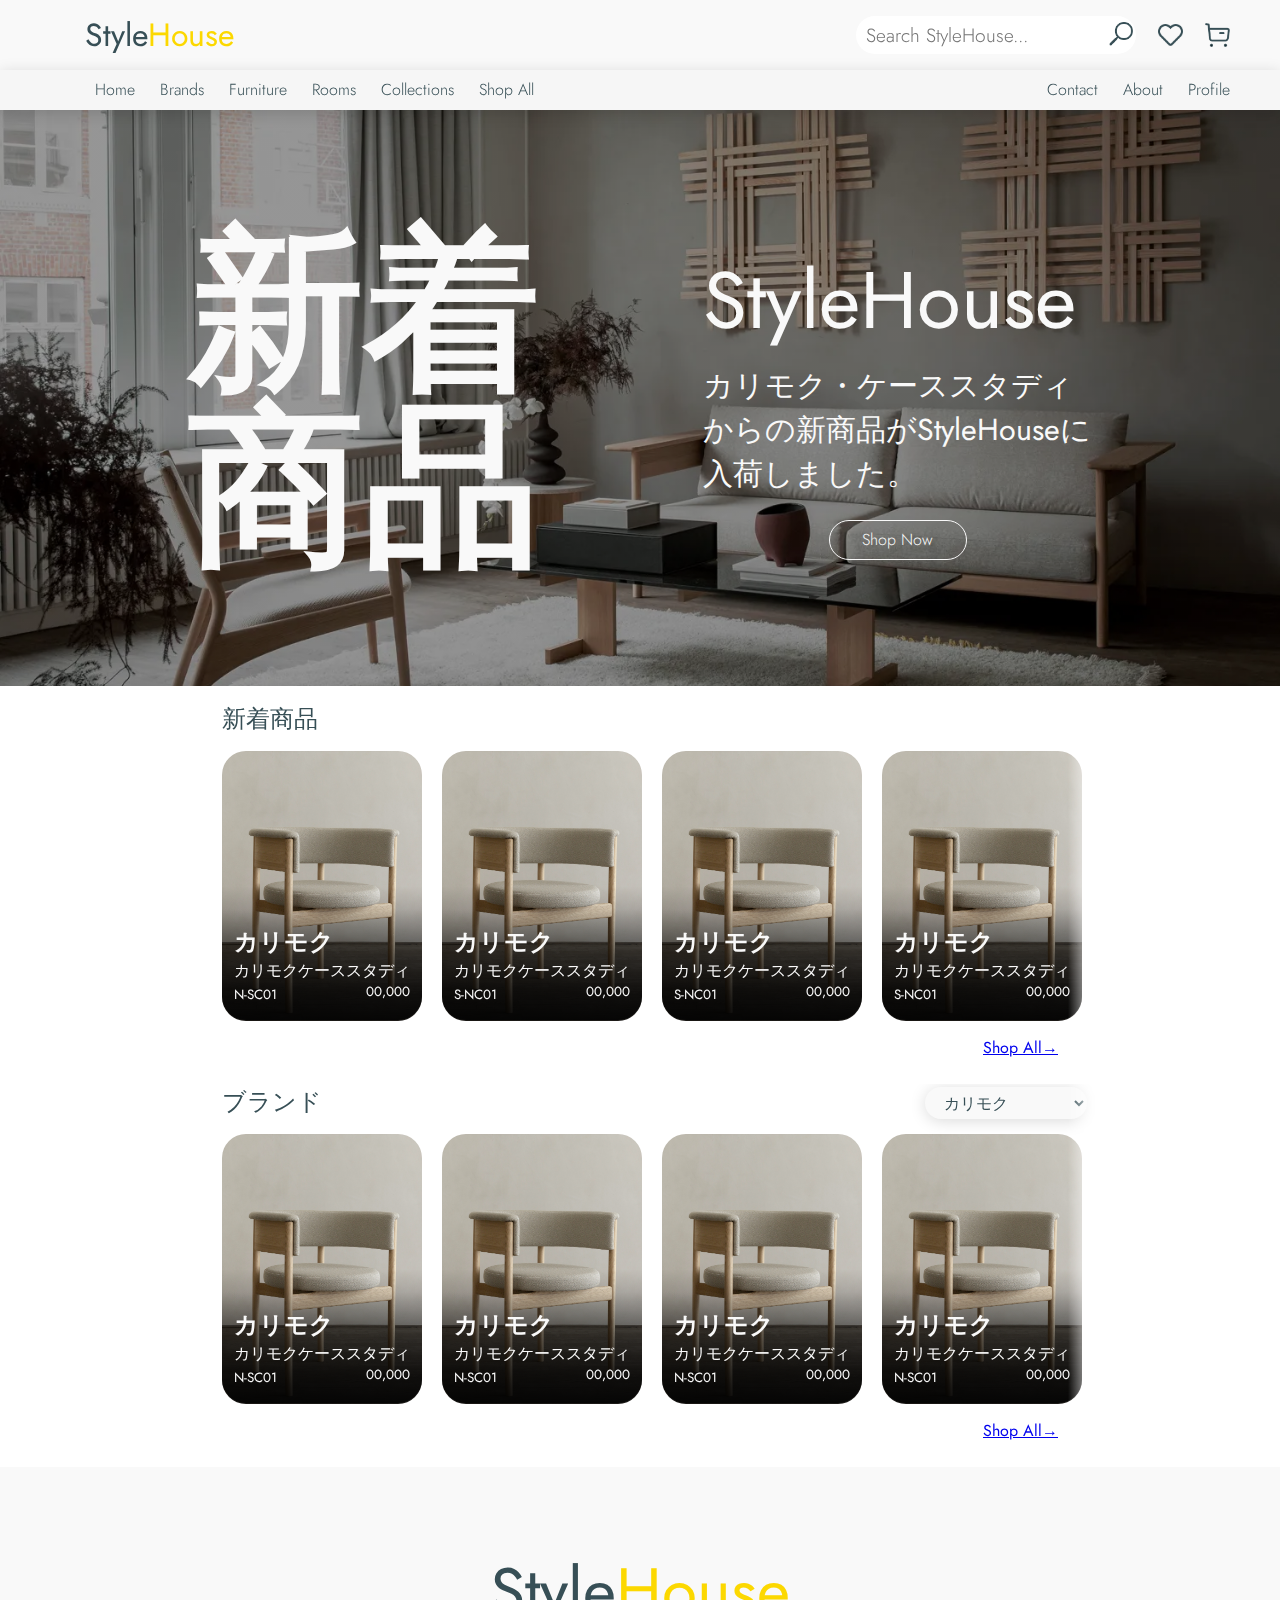
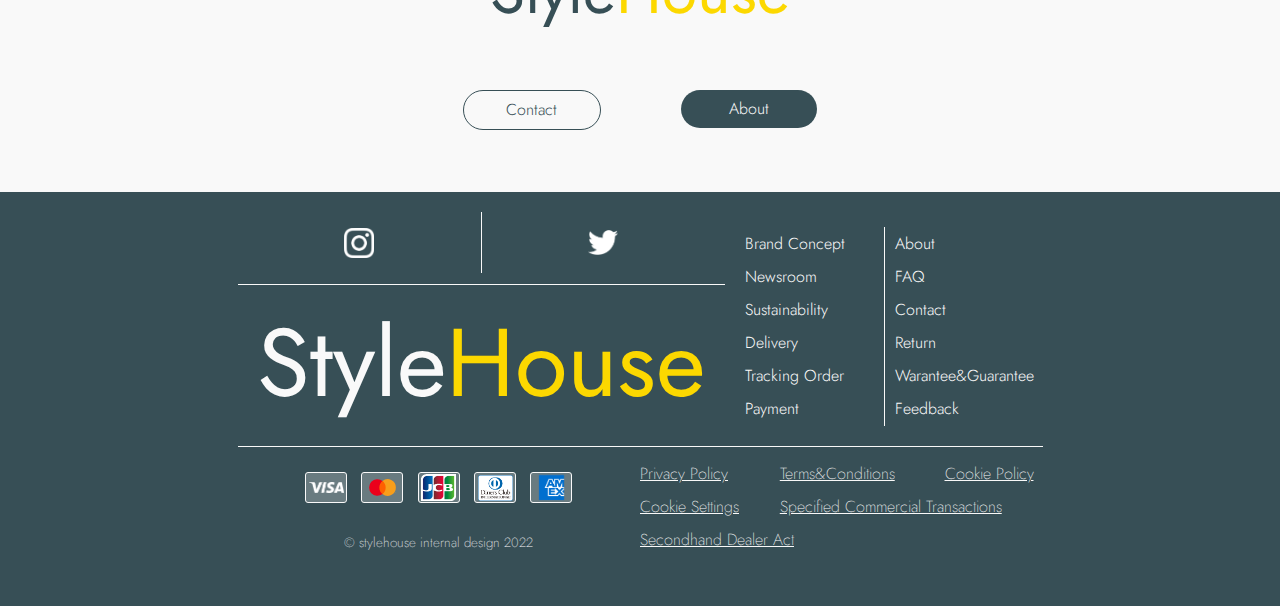
<file: index.html>
<!doctype html>
<html>
<head>
<meta charset="utf-8">
<meta name="viewport" content="width=device-width, initial-scale=1">
<title>StyleHouse | Home</title>
<link rel="stylesheet" href="CSS/common.css">
	<link rel="preconnect" href="https://fonts.googleapis.com">
	<link rel="preconnect" href="https://fonts.gstatic.com" crossorigin>
	<link href="https://fonts.googleapis.com/css2?family=Jost:ital,wght@0,100;0,200;0,300;0,400;0,500;0,600;0,700;0,800;0,900;1,100;1,200;1,300;1,400;1,500;1,600;1,700;1,800;1,900&family=Zen+Kaku+Gothic+New:wght@300;400;500;700;900&display=swap" rel="stylesheet">
</head>

<body>
  <div>
	<!---SmartPhone HB-Nav and Overlay start--->
		  <nav id="sb-menu" class="sidebar">
            <div class="top">
			  <a href="javascript:void(0)" class="close" onclick="closeNav()"></a>
			  <a href="index.html">Home</a>
				<button class="drop-btn first"><p>Brands</p></button>
              <div class="drop-ctn once">
                <a href="Shop.html">Karimoku</a>
                <a href="Shop.html">Ariake</a>
                <a href="Shop.html">CondeHouse</a>
                <a href="Shop.html">Hida Sango</a>
                <a href="Shop.html">Muji</a>
                <a href="Shop.html">Kashiwa</a>
                <a href="Shop.html">Shop All</a>
              </div>
              <button class="drop-btn second">Furniture</button>
              <div class="drop-ctn duece">
                <a href="Shop.html">Beds</a>
                <a href="Shop.html">Desks&amp;Tables</a>
                <a href="Shop.html">Dining Chairs</a>
                <a href="Shop.html">Office Chairs</a>
                <a href="Shop.html">Lounge Chairs&amp;Sofas</a>
                <a href="Shop.html">Storage</a>
                <a href="Shop.html">Shop All</a>
                </div>
              <button class="drop-btn third">Rooms</button>
              <div class="drop-ctn tres">
                <a href="Shop.html">Living</a>
                <a href="Shop.html">Dining</a>
                <a href="Shop.html">Kitchen</a>
                <a href="Shop.html">Office</a>
                <a href="Shop.html">Bedroom</a>
                <a href="Shop.html">Bathroom</a>
                <a href="Shop.html">Shop All</a>
                </div>
              <a href="Shop.html">Collections</a>
              <a href="Shop.html">Shop All</a>
			  </div>
			  <div class="btm">
			    <a href="Contact.html">Contact</a>
				<a href="About.html">About</a>
			    <a href="#">Profile</a>
			  </div>
		  </nav>
		
	<div id="myOverlay" class="overlay"></div>
	
<!---SmartPhone HB-Nav and Overlay End--->		
	<header>
      <div class="head">
		<button class="hb-menu" onclick="openNav()">.</button>
		  
		  <p class="SHheadlogo"><a href="index.html">Style<span>House</span></a></p>
		  
<!---SmartPhone Search Bar Start--->
		<div class="nav-right">
  		  <div id="search-bar">
			<button class="search-icon" onclick="openSearch()">.</button>
    		<div id="search-input" class="search-bar">
			  <input type="text" id="mySearchArea" class="search-area" name="search" placeholder="Search StyleHouse...">
			  <a href="javascript:void(0)" class="close" onclick="closeSearch()"></a>
			　
			</div>
  		  </div>
  <!---SmartPhone Search Bar End--->
		  
		  <a class="fav" href="fav.html"></a>
		  <a class="cart" href="cart.html"></a>
	    </div>
      </div>
	</header>
  </div>
	
  <nav class="menu">
  </nav>
<!---NAV End--->	
	
  <div class="wrap">
    <div id="main-vis">
      <h1 lang="ja-jp">新着<br>商品</h1>
      <div class="new-text">
        <h2>StyleHouse</h2>
        <p lang="ja-jp">カリモク・ケーススタディからの新商品が<span lang="en-us">StyleHouse</span>に入荷しました。</p>
        <div class="btn sub"><a href="Shop.html">Shop Now</a></div>
      </div>
    </div>
  </div>
	
	
  <div class="content">
	  <div class="slider new-items">
		  <h2 class="slider-title" lang="ja-jp">新着商品</h2>
	    <div class="products">
		    <a href="Detail.html" class="item-top n-sc01">
              <div class="skrim">
                <h2 lang="ja-jp">カリモク</h2>
                <p lang="ja-jp">カリモクケーススタディ</p>
                <small>N-SC01</small>
                <small class="price">00,000</small>
			  </div>
			</a>
			<a href="Detail.html" class="item-top n-sc01">
			  <div class="skrim">
                <h2 lang="ja-jp">カリモク</h2>
                <p lang="ja-jp">カリモクケーススタディ</p>
                <small>S-NC01</small>
                <small class="price">00,000</small>
			  </div>
			</a>
			<a href="Detail.html" class="item-top n-sc01">
			  <div class="skrim">
                <h2 lang="ja-jp">カリモク</h2>
                <p lang="ja-jp">カリモクケーススタディ</p>
                <small>S-NC01</small>
                <small class="price">00,000</small>
			  </div>
			</a>
			<a href="Detail.html" class="item-top n-sc01">
			  <div class="skrim">
                <h2 lang="ja-jp">カリモク</h2>
                <p lang="ja-jp">カリモクケーススタディ</p>
                <small>S-NC01</small>
				<small class="price">00,000</small>
			  </div>
			</a>
			<a href="Detail.html" class="item-top n-sc01">
			  <div class="skrim">
                <h2 lang="ja-jp">カリモク</h2>
                <p lang="ja-jp">カリモクケーススタディ</p>
                <small>S-NC01</small>
                <small class="price">00,000</small>
			  </div>
			</a>
			<a href="Detail.html" class="item-top n-sc01">
			  <div class="skrim">
                <h2 lang="ja-jp">カリモク</h2>
                <p lang="ja-jp">カリモクケーススタディ</p>
                <small>S-NC01</small>
                <small class="price">00,000</small>
			  </div>
			</a>
		  </div>
          <div class="btn-tert"><a href="Shop.html">Shop All→</a></div>
	  </div>
	  <div class="slider brand">
		  <h2 class="slider-title" lang="ja-jp">ブランド</h2>
		  <form action="#" id="brands">
		  	<select class="brand-menu" name="brand">
		  	  <option value="1" lang="ja-jp">カリモク</option>
			  <option value="2" lang="ja-jp">有明</option>
			  <option value="3" lang="ja-jp">カンディハウス</option>
			  <option value="4" lang="ja-jp">飛騨産業</option>
			  <option value="5" lang="ja-jp">無印良品</option>
			  <option value="6" lang="ja-jp">可士和</option>
		  	</select>
		  </form>
		  <div class="products">
		    <a href="Detail.html" class="item-top n-sc01">
              <div class="skrim">
                <h2 lang="ja-jp">カリモク</h2>
                <p lang="ja-jp">カリモクケーススタディ</p>
                <small>N-SC01</small>
                <small class="price">00,000</small>
			  </div>
			</a>
			<a href="Detail.html" class="item-top n-sc01">
              <div class="skrim">
                <h2 lang="ja-jp">カリモク</h2>
                <p lang="ja-jp">カリモクケーススタディ</p>
                <small>N-SC01</small>
                <small class="price">00,000</small>
			  </div>
			</a>
			<a href="Detail.html" class="item-top n-sc01">
              <div class="skrim">
                <h2 lang="ja-jp">カリモク</h2>
                <p lang="ja-jp">カリモクケーススタディ</p>
                <small>N-SC01</small>
                <small class="price">00,000</small>
			  </div>
			</a>
		    <a href="Detail.html" class="item-top n-sc01">
              <div class="skrim">
                <h2 lang="ja-jp">カリモク</h2>
                <p lang="ja-jp">カリモクケーススタディ</p>
                <small>N-SC01</small>
                <small class="price">00,000</small>
			  </div>
			</a>
			<a href="Detail.html" class="item-top n-sc01">
              <div class="skrim">
                <h2 lang="ja-jp">カリモク</h2>
                <p lang="ja-jp">カリモクケーススタディ</p>
                <small>N-SC01</small>
                <small class="price">00,000</small>
			  </div>
			</a>
			<a href="Detail.html" class="item-top n-sc01">
              <div class="skrim">
                <h2 lang="ja-jp">カリモク</h2>
                <p lang="ja-jp">カリモクケーススタディ</p>
                <small>N-SC01</small>
                <small class="price">00,000</small>
			  </div>
			</a>
		  </div>
          <div class="btn-tert"><a href="Shop.html">Shop All→</a></div>
	  </div>
  </div>
	
	
  <div class="connect">
	<div>
	  <h2 class="Logo big">Style<span>House</span></h2>
      <div class="btn-holder">
        <div class="btn sub"><a href="Contact.html">Contact</a></div>
        <div class="btn main"><a href="About.html">About</a></div>
      </div>
	</div>
  </div>
	
	
  <div class="footer">
    <footer>
	  <div class="return-bar">
	    <p>Back to Top</p>
	  </div>
	  <div class="socials">
	    <div>
		  <a href="#" class="insta"></a>
	    </div>
	    <div>
		  <a href="#" class="twi"></a>
	    </div>
	    <div>
		  <a href="#" class="return-btn">Back to Top</a>
	    </div>
	    <div>
		  <a href="index.html" class="Logo big alt">Style<span>House</span></a>
	    </div>
	  </div>
	  <div class="link-list">
	    <ul class="left">
		  <li><a href="#">Brand Concept</a></li>
		  <li><a href="#">Newsroom</a></li>
		  <li><a href="#">Sustainability</a></li>
		  <li><a href="#">Delivery</a></li>
		  <li><a href="#">Tracking Order</a></li>
		  <li><a href="#">Payment</a></li>
	    </ul>
	    <ul class="right">
		  <li><a href="About.html">About</a></li>
		  <li><a href="#">FAQ</a></li>
		  <li><a href="Contact.html">Contact</a></li>
		  <li><a href="#">Return</a></li>
		  <li><a href="#">Warantee&amp;Guarantee</a></li>
		  <li><a href="#">Feedback</a></li>
	    </ul>
	  </div>
      <div class="bottom">
        <div class="cards">
          <div class="holder">
            <div class="visa"></div>
            <div class="mcrd"></div>
            <div class="jcb"></div>
            <div class="dnrc"></div>
            <div class="amex"></div>
          </div>
        </div>
		<small class="copyright">© stylehouse internal design 2022</small>
        <div class="legal">
          <ul>
            <li><a href="#">Privacy Policy</a></li>
            <li><a href="#">Terms&amp;Conditions</a></li>
            <li><a href="#">Cookie Policy</a></li>
            <li><a href="#">Cookie Settings</a></li>
            <li><a href="#">Specified Commercial Transactions</a></li>
            <li><a href="#">Secondhand Dealer Act</a></li>
          </ul>
        </div>
      </div>
    </footer>
  </div>
</body>
<script>
var dropdown = document.getElementsByClassName("drop-btn");
var i;

for (i = 0; i < dropdown.length; i++) {
  dropdown[i].addEventListener("click", function() {
    this.classList.toggle("active");
    var dropdownContent = this.nextElementSibling;
    if (dropdownContent.style.display === "block") {
      dropdownContent.style.display = "none";
    } else {
      dropdownContent.style.display = "block";
    }
  });
}

function openNav() {
  document.getElementById("sb-menu").style.left = "0px";
  document.getElementById("myOverlay").style.cssText = "opacity: 0.4; visibility: visible";
}

function closeNav() {
  document.getElementById("sb-menu").style.left = "-300px";
  document.getElementById("myOverlay").style.cssText = "opacity: 0; visibility: hidden";
}
		
		
function openSearch() {
	document.getElementById("search-input").style.cssText = "visibility: visible;";
	document.getElementById("mySearchArea").style.cssText = "width: 217px;";
	document.getElementById("mySearchArea").style.cssText = "width: 217px;";
}
		
function closeSearch() {
	document.getElementById("search-input").style.cssText = "visibility: hidden;";
	document.getElementById("mySearchArea").style.cssText = "width: 20px;";
}
</script>
</html>
</file>
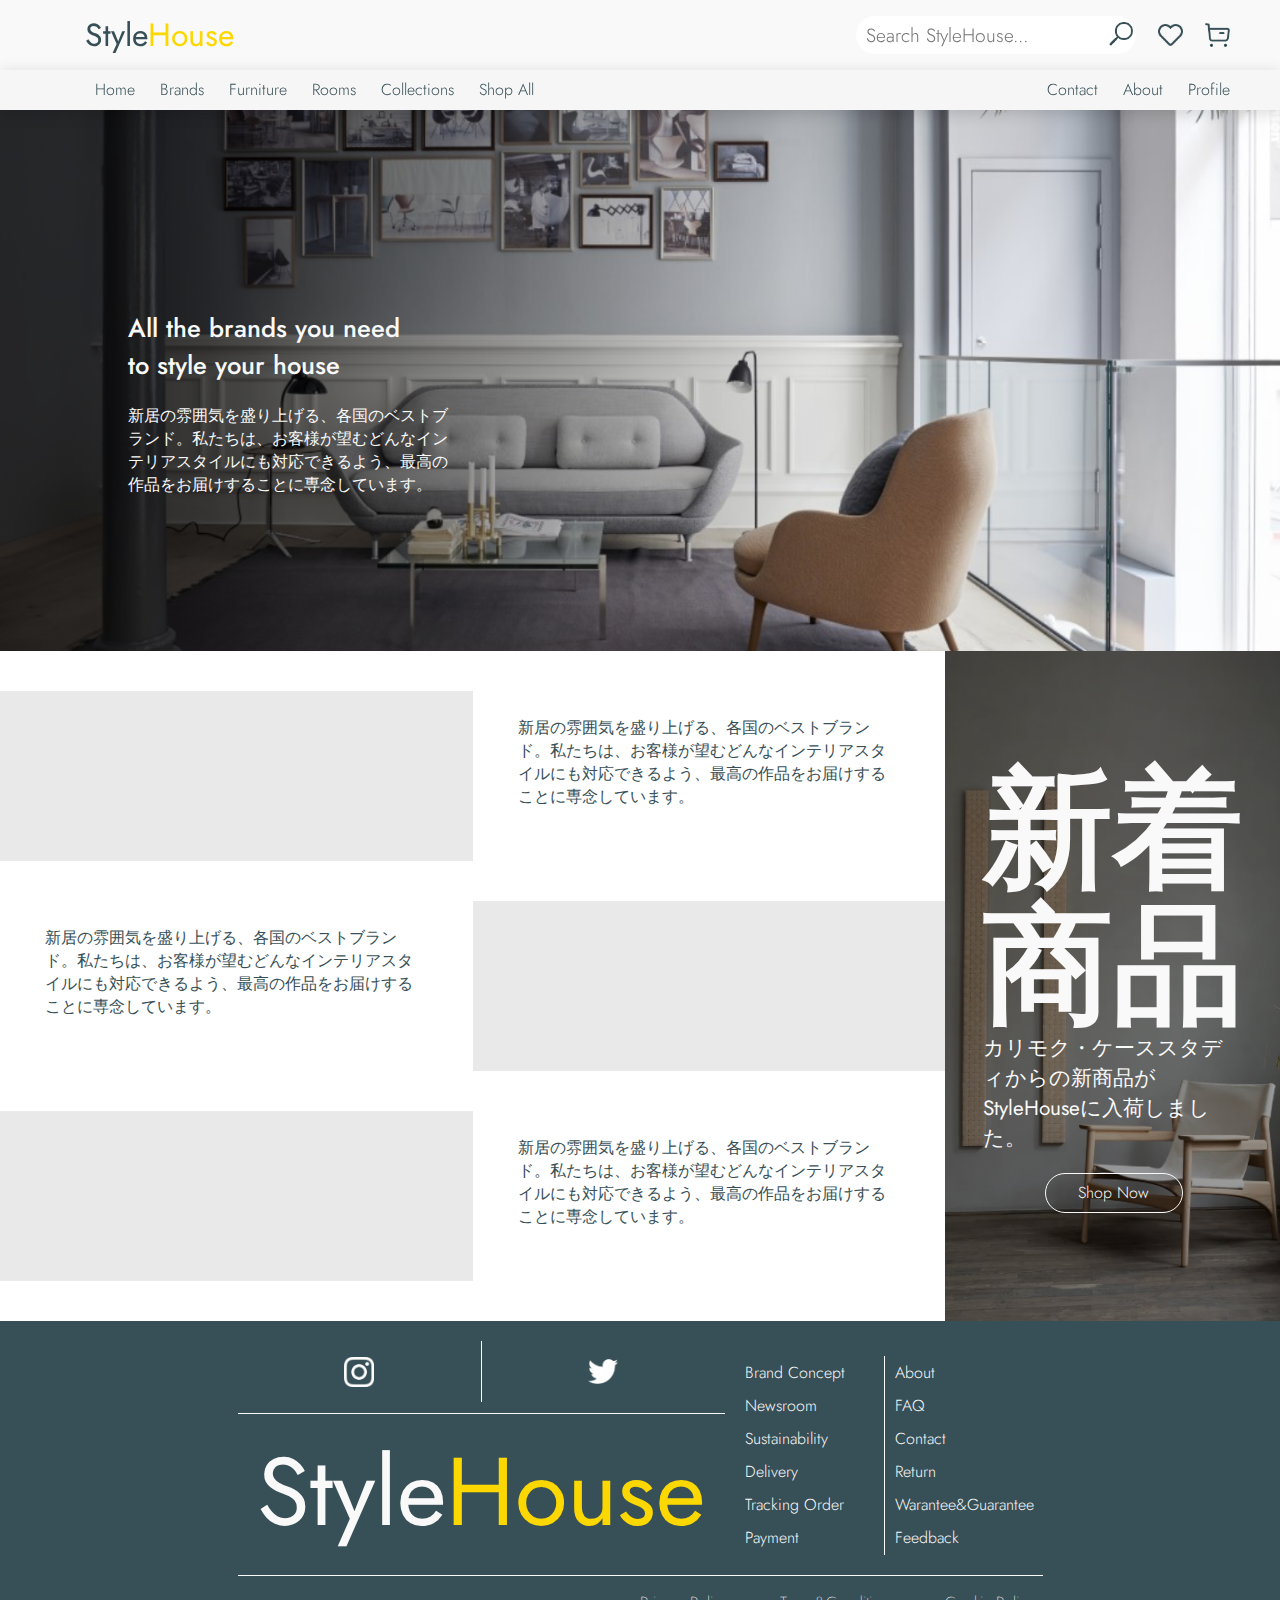
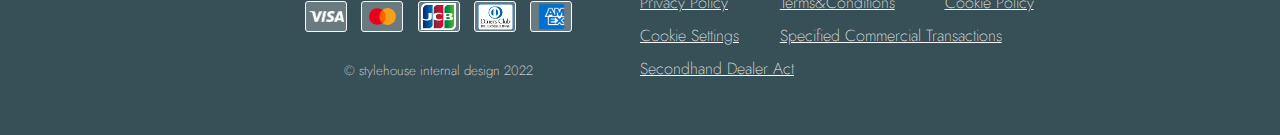
<file: About.html>
<!doctype html>
<html>
<head>
<meta charset="utf-8">
<title>StyleHouse | About</title>
	<link rel="stylesheet" href="CSS/common.css">
	<link rel="preconnect" href="https://fonts.googleapis.com">
	<link rel="preconnect" href="https://fonts.gstatic.com" crossorigin>
	<link href="https://fonts.googleapis.com/css2?family=Jost:ital,wght@0,100;0,200;0,300;0,400;0,500;0,600;0,700;0,800;0,900;1,100;1,200;1,300;1,400;1,500;1,600;1,700;1,800;1,900&family=Zen+Kaku+Gothic+New:wght@300;400;500;700;900&display=swap" rel="stylesheet">
</head>

<body>
<div>
	<!---SmartPhone HB-Nav and Overlay start--->
		  <nav id="sb-menu" class="sidebar">
            <div class="top">
			  <a href="javascript:void(0)" class="close" onclick="closeNav()"></a>
			  <a href="index.html">Home</a>
				<button class="drop-btn first"><p>Brands</p></button>
              <div class="drop-ctn once">
                <a href="Shop.html">Karimoku</a>
                <a href="Shop.html">Ariake</a>
                <a href="Shop.html">CondeHouse</a>
                <a href="Shop.html">Hida Sango</a>
                <a href="Shop.html">Muji</a>
                <a href="Shop.html">Kashiwa</a>
                <a href="Shop.html">Shop All</a>
              </div>
              <button class="drop-btn second">Furniture</button>
              <div class="drop-ctn duece">
                <a href="Shop.html">Beds</a>
                <a href="Shop.html">Desks&amp;Tables</a>
                <a href="Shop.html">Dining Chairs</a>
                <a href="Shop.html">Office Chairs</a>
                <a href="Shop.html">Lounge Chairs&amp;Sofas</a>
                <a href="Shop.html">Storage</a>
                <a href="Shop.html">Shop All</a>
                </div>
              <button class="drop-btn third">Rooms</button>
              <div class="drop-ctn tres">
                <a href="Shop.html">Living</a>
                <a href="Shop.html">Dining</a>
                <a href="Shop.html">Kitchen</a>
                <a href="Shop.html">Office</a>
                <a href="Shop.html">Bedroom</a>
                <a href="Shop.html">Bathroom</a>
                <a href="Shop.html">Shop All</a>
                </div>
              <a href="Shop.html">Collections</a>
              <a href="Shop.html">Shop All</a>
			  </div>
			  <div class="btm">
			    <a href="Contact.html">Contact</a>
				<a href="About.html">About</a>
			    <a href="#">Profile</a>
			  </div>
		  </nav>
		
	<div id="myOverlay" class="overlay"></div>
	
<!---SmartPhone HB-Nav and Overlay End--->		
	<header>
      <div class="head">
		<button class="hb-menu" onclick="openNav()">.</button>
		  
		  <p class="SHheadlogo"><a href="index.html">Style<span>House</span></a></p>
		  
<!---SmartPhone Search Bar Start--->
		<div class="nav-right">
  		  <div id="search-bar">
			<button class="search-icon" onclick="openSearch()">.</button>
    		<div id="search-input" class="search-bar">
			  <input type="text" id="mySearchArea" class="search-area" name="search" placeholder="Search StyleHouse...">
			  <a href="javascript:void(0)" class="close" onclick="closeSearch()"></a>
			　
			</div>
  		  </div>
  <!---SmartPhone Search Bar End--->
		  
		  <a class="fav" href="fav.html"></a>
		  <a class="cart" href="cart.html"></a>
	    </div>
      </div>
	</header>
  </div>
	
  <nav class="menu">
  </nav>
	
	<div class="hero about">
		<h2>All the brands you need to style your house</h2>
		<p lang="ja-jp">新居の雰囲気を盛り上げる、各国のベストブランド。私たちは、お客様が望むどんなインテリアスタイルにも対応できるよう、最高の作品をお届けすることに専念しています。</p>
	</div>
	<div class="info">
		<article>
		  <section class="sec">
			<div class="pic"></div>
			<div class="text">
				<p lang="ja-jp">新居の雰囲気を盛り上げる、各国のベストブランド。私たちは、お客様が望むどんなインテリアスタイルにも対応できるよう、最高の作品をお届けすることに専念しています。</p>
			</div>
		  </section>
		  <section class="sec rev">
			<div class="pic"></div>
			<div class="text">
				<p lang="ja-jp">新居の雰囲気を盛り上げる、各国のベストブランド。私たちは、お客様が望むどんなインテリアスタイルにも対応できるよう、最高の作品をお届けすることに専念しています。</p>
			</div>
		  </section>
		  <section class="sec">
			<div class="pic"></div>
			<div class="text">
				<p lang="ja-jp">新居の雰囲気を盛り上げる、各国のベストブランド。私たちは、お客様が望むどんなインテリアスタイルにも対応できるよう、最高の作品をお届けすることに専念しています。</p>
			</div>
		  </section>
		</article>
		<aside class="promo">
			<div>
				<h1 lang="ja-jp">新着<br>商品</h1>
				<p lang="ja-jp">カリモク・ケーススタディからの新商品が<span lang="en-us">StyleHouse</span>に入荷しました。</p>
				<div class="btn sub"><a href="Shop.html">Shop Now</a></div>
			</div>
		</aside>
	</div>
	<div>
	</div>
	
	
	
    <div class="footer">
    <footer>
	  <div class="return-bar">
	    <p>Back to Top</p>
	  </div>
	  <div class="socials">
	    <div>
		  <a href="#" class="insta"></a>
	    </div>
	    <div>
		  <a href="#" class="twi"></a>
	    </div>
	    <div>
		  <a href="#" class="return-btn">Back to Top</a>
	    </div>
	    <div>
		  <a href="index.html" class="Logo big alt">Style<span>House</span></a>
	    </div>
	  </div>
	  <div class="link-list">
	    <ul class="left">
		  <li><a href="#">Brand Concept</a></li>
		  <li><a href="#">Newsroom</a></li>
		  <li><a href="#">Sustainability</a></li>
		  <li><a href="#">Delivery</a></li>
		  <li><a href="#">Tracking Order</a></li>
		  <li><a href="#">Payment</a></li>
	    </ul>
	    <ul class="right">
		  <li><a href="About.html">About</a></li>
		  <li><a href="#">FAQ</a></li>
		  <li><a href="Contact.html">Contact</a></li>
		  <li><a href="#">Return</a></li>
		  <li><a href="#">Warantee&amp;Guarantee</a></li>
		  <li><a href="#">Feedback</a></li>
	    </ul>
	  </div>
      <div class="bottom">
        <div class="cards">
          <div class="holder">
            <div class="visa"></div>
            <div class="mcrd"></div>
            <div class="jcb"></div>
            <div class="dnrc"></div>
            <div class="amex"></div>
          </div>
        </div>
		<small class="copyright">© stylehouse internal design 2022</small>
        <div class="legal">
          <ul>
            <li><a href="#">Privacy Policy</a></li>
            <li><a href="#">Terms&amp;Conditions</a></li>
            <li><a href="#">Cookie Policy</a></li>
            <li><a href="#">Cookie Settings</a></li>
            <li><a href="#">Specified Commercial Transactions</a></li>
            <li><a href="#">Secondhand Dealer Act</a></li>
          </ul>
        </div>
      </div>
    </footer>
  </div>
</body>
<script>
var dropdown = document.getElementsByClassName("drop-btn");
var i;

for (i = 0; i < dropdown.length; i++) {
  dropdown[i].addEventListener("click", function() {
    this.classList.toggle("active");
    var dropdownContent = this.nextElementSibling;
    if (dropdownContent.style.display === "block") {
      dropdownContent.style.display = "none";
    } else {
      dropdownContent.style.display = "block";
    }
  });
}

function openNav() {
  document.getElementById("sb-menu").style.left = "0px";
  document.getElementById("myOverlay").style.cssText = "opacity: 0.4; visibility: visible";
}

function closeNav() {
  document.getElementById("sb-menu").style.left = "-300px";
  document.getElementById("myOverlay").style.cssText = "opacity: 0; visibility: hidden";
}
		
		
function openSearch() {
	document.getElementById("search-input").style.cssText = "visibility: visible;";
	document.getElementById("mySearchArea").style.cssText = "width: 217px;";
	document.getElementById("mySearchArea").style.cssText = "width: 217px;";
}
		
function closeSearch() {
	document.getElementById("search-input").style.cssText = "visibility: hidden;";
	document.getElementById("mySearchArea").style.cssText = "width: 20px;";
}
</script>
</html>
</file>
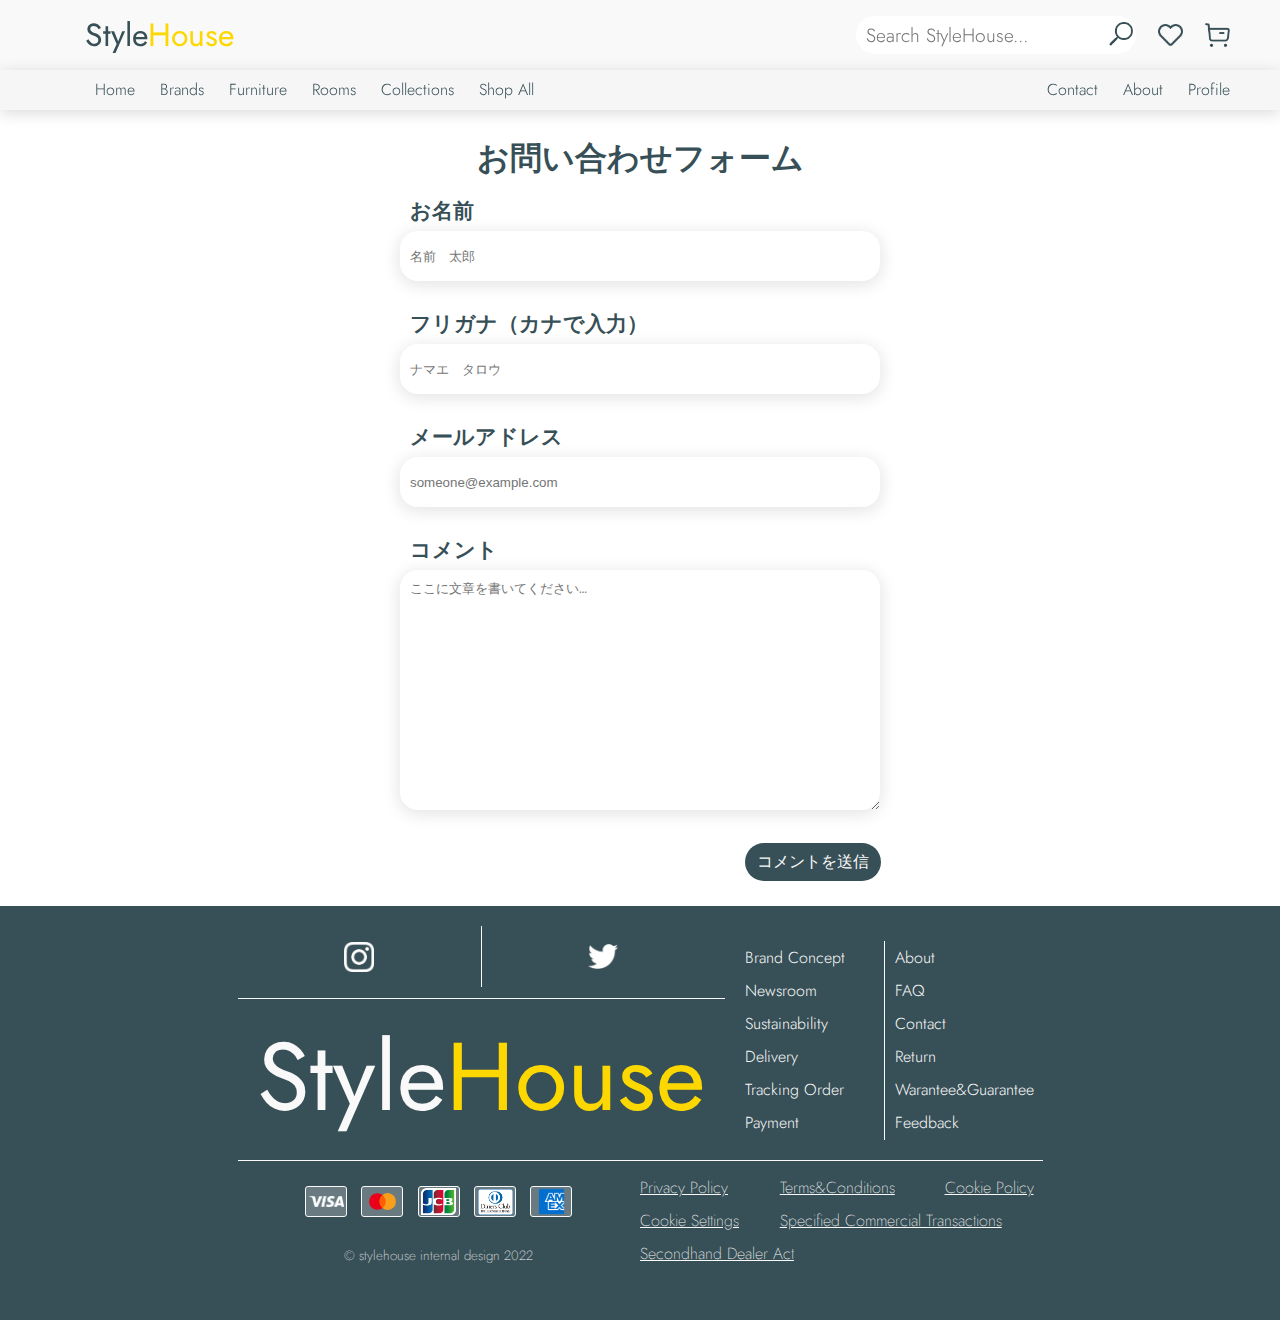
<file: Contact.html>
<!doctype html>
<html>
<head>
<meta charset="utf-8">
<title>StyleHouse | Contact</title>
<link rel="stylesheet" href="CSS/common.css">
	<link rel="preconnect" href="https://fonts.googleapis.com">
	<link rel="preconnect" href="https://fonts.gstatic.com" crossorigin>
	<link href="https://fonts.googleapis.com/css2?family=Jost:ital,wght@0,100;0,200;0,300;0,400;0,500;0,600;0,700;0,800;0,900;1,100;1,200;1,300;1,400;1,500;1,600;1,700;1,800;1,900&family=Zen+Kaku+Gothic+New:wght@300;400;500;700;900&display=swap" rel="stylesheet">
</head>

<body>
	
	<div>
	<!---SmartPhone HB-Nav and Overlay start--->
		  <nav id="sb-menu" class="sidebar">
            <div class="top">
			  <a href="javascript:void(0)" class="close" onclick="closeNav()"></a>
			  <a href="index.html">Home</a>
				<button class="drop-btn first"><p>Brands</p></button>
              <div class="drop-ctn once">
                <a href="Shop.html">Karimoku</a>
                <a href="Shop.html">Ariake</a>
                <a href="Shop.html">CondeHouse</a>
                <a href="Shop.html">Hida Sango</a>
                <a href="Shop.html">Muji</a>
                <a href="Shop.html">Kashiwa</a>
                <a href="Shop.html">Shop All</a>
              </div>
              <button class="drop-btn second">Furniture</button>
              <div class="drop-ctn duece">
                <a href="Shop.html">Beds</a>
                <a href="Shop.html">Desks&amp;Tables</a>
                <a href="Shop.html">Dining Chairs</a>
                <a href="Shop.html">Office Chairs</a>
                <a href="Shop.html">Lounge Chairs&amp;Sofas</a>
                <a href="Shop.html">Storage</a>
                <a href="Shop.html">Shop All</a>
                </div>
              <button class="drop-btn third">Rooms</button>
              <div class="drop-ctn tres">
                <a href="Shop.html">Living</a>
                <a href="Shop.html">Dining</a>
                <a href="Shop.html">Kitchen</a>
                <a href="Shop.html">Office</a>
                <a href="Shop.html">Bedroom</a>
                <a href="Shop.html">Bathroom</a>
                <a href="Shop.html">Shop All</a>
                </div>
              <a href="Shop.html">Collections</a>
              <a href="Shop.html">Shop All</a>
			  </div>
			  <div class="btm">
			    <a href="Contact.html">Contact</a>
				<a href="About.html">About</a>
			    <a href="#">Profile</a>
			  </div>
		  </nav>
		
	<div id="myOverlay" class="overlay"></div>
	
<!---SmartPhone HB-Nav and Overlay End--->		
	<header>
      <div class="head">
		<button class="hb-menu" onclick="openNav()">.</button>
		  
		  <p class="SHheadlogo"><a href="index.html">Style<span>House</span></a></p>
		  
<!---SmartPhone Search Bar Start--->
		<div class="nav-right">
  		  <div id="search-bar">
			<button class="search-icon" onclick="openSearch()">.</button>
    		<div id="search-input" class="search-bar">
			  <input type="text" id="mySearchArea" class="search-area" name="search" placeholder="Search StyleHouse...">
			  <a href="javascript:void(0)" class="close" onclick="closeSearch()"></a>
			　
			</div>
  		  </div>
  <!---SmartPhone Search Bar End--->
		  
		  <a class="fav" href="fav.html"></a>
		  <a class="cart" href="cart.html"></a>
	    </div>
      </div>
	</header>
  </div>
	
  <nav class="menu">
  </nav>
	
<!---Contact Form--->
	<div class="cntctfrm">
		<h2 lang="ja-jp">お問い合わせフォーム</h2>
		<form>
			<label for="name" class="form-label" lang="ja-jp">お名前</label><br>
			<input type="text" class="form-field" id="name" name="name" placeholder="名前　太郎"><br>
			<label for="furi" class="form-label" lang="ja-jp">フリガナ（カナで入力）</label><br>
			<input type="text" class="form-field" id="furi" name="furi" placeholder="ナマエ　タロウ"><br>
			<label for="email" class="form-label" lang="ja-jp">メールアドレス</label><br>
			<input type="text" class="form-field" id="email" name="email" placeholder="someone@example.com"><br>
			<label for="comment" class="form-label" lang="ja-jp">コメント</label><br>
			<textarea class="form-comment" id="comment" name="comment" placeholder="ここに文章を書いてください…"></textarea><br>
		</form>
		<div class="btn main"><a href="#">コメントを送信</a></div>
	</div>
	
	
	
	
	
<!---Footer--->
	<div class="footer">
    <footer>
	  <div class="return-bar">
	    <p>Back to Top</p>
	  </div>
	  <div class="socials">
	    <div>
		  <a href="#" class="insta"></a>
	    </div>
	    <div>
		  <a href="#" class="twi"></a>
	    </div>
	    <div>
		  <a href="#" class="return-btn">Back to Top</a>
	    </div>
	    <div>
		  <a href="index.html" class="Logo big alt">Style<span>House</span></a>
	    </div>
	  </div>
	  <div class="link-list">
	    <ul class="left">
		  <li><a href="#">Brand Concept</a></li>
		  <li><a href="#">Newsroom</a></li>
		  <li><a href="#">Sustainability</a></li>
		  <li><a href="#">Delivery</a></li>
		  <li><a href="#">Tracking Order</a></li>
		  <li><a href="#">Payment</a></li>
	    </ul>
	    <ul class="right">
		  <li><a href="About.html">About</a></li>
		  <li><a href="#">FAQ</a></li>
		  <li><a href="Contact.html">Contact</a></li>
		  <li><a href="#">Return</a></li>
		  <li><a href="#">Warantee&amp;Guarantee</a></li>
		  <li><a href="#">Feedback</a></li>
	    </ul>
	  </div>
      <div class="bottom">
        <div class="cards">
          <div class="holder">
            <div class="visa"></div>
            <div class="mcrd"></div>
            <div class="jcb"></div>
            <div class="dnrc"></div>
            <div class="amex"></div>
          </div>
        </div>
		<small class="copyright">© stylehouse internal design 2022</small>
        <div class="legal">
          <ul>
            <li><a href="#">Privacy Policy</a></li>
            <li><a href="#">Terms&amp;Conditions</a></li>
            <li><a href="#">Cookie Policy</a></li>
            <li><a href="#">Cookie Settings</a></li>
            <li><a href="#">Specified Commercial Transactions</a></li>
            <li><a href="#">Secondhand Dealer Act</a></li>
          </ul>
        </div>
      </div>
    </footer>
  </div>
</body>
	<script>
var dropdown = document.getElementsByClassName("drop-btn");
var i;

for (i = 0; i < dropdown.length; i++) {
  dropdown[i].addEventListener("click", function() {
    this.classList.toggle("active");
    var dropdownContent = this.nextElementSibling;
    if (dropdownContent.style.display === "block") {
      dropdownContent.style.display = "none";
    } else {
      dropdownContent.style.display = "block";
    }
  });
}

function openNav() {
  document.getElementById("sb-menu").style.left = "0px";
  document.getElementById("myOverlay").style.cssText = "opacity: 0.4; visibility: visible";
}

function closeNav() {
  document.getElementById("sb-menu").style.left = "-300px";
  document.getElementById("myOverlay").style.cssText = "opacity: 0; visibility: hidden";
}
		
		
function openSearch() {
	document.getElementById("search-input").style.cssText = "visibility: visible;";
	document.getElementById("mySearchArea").style.cssText = "width: 217px;";
	document.getElementById("mySearchArea").style.cssText = "width: 217px;";
}
		
function closeSearch() {
	document.getElementById("search-input").style.cssText = "visibility: hidden;";
	document.getElementById("mySearchArea").style.cssText = "width: 20px;";
}
</script>
</html>
</file>
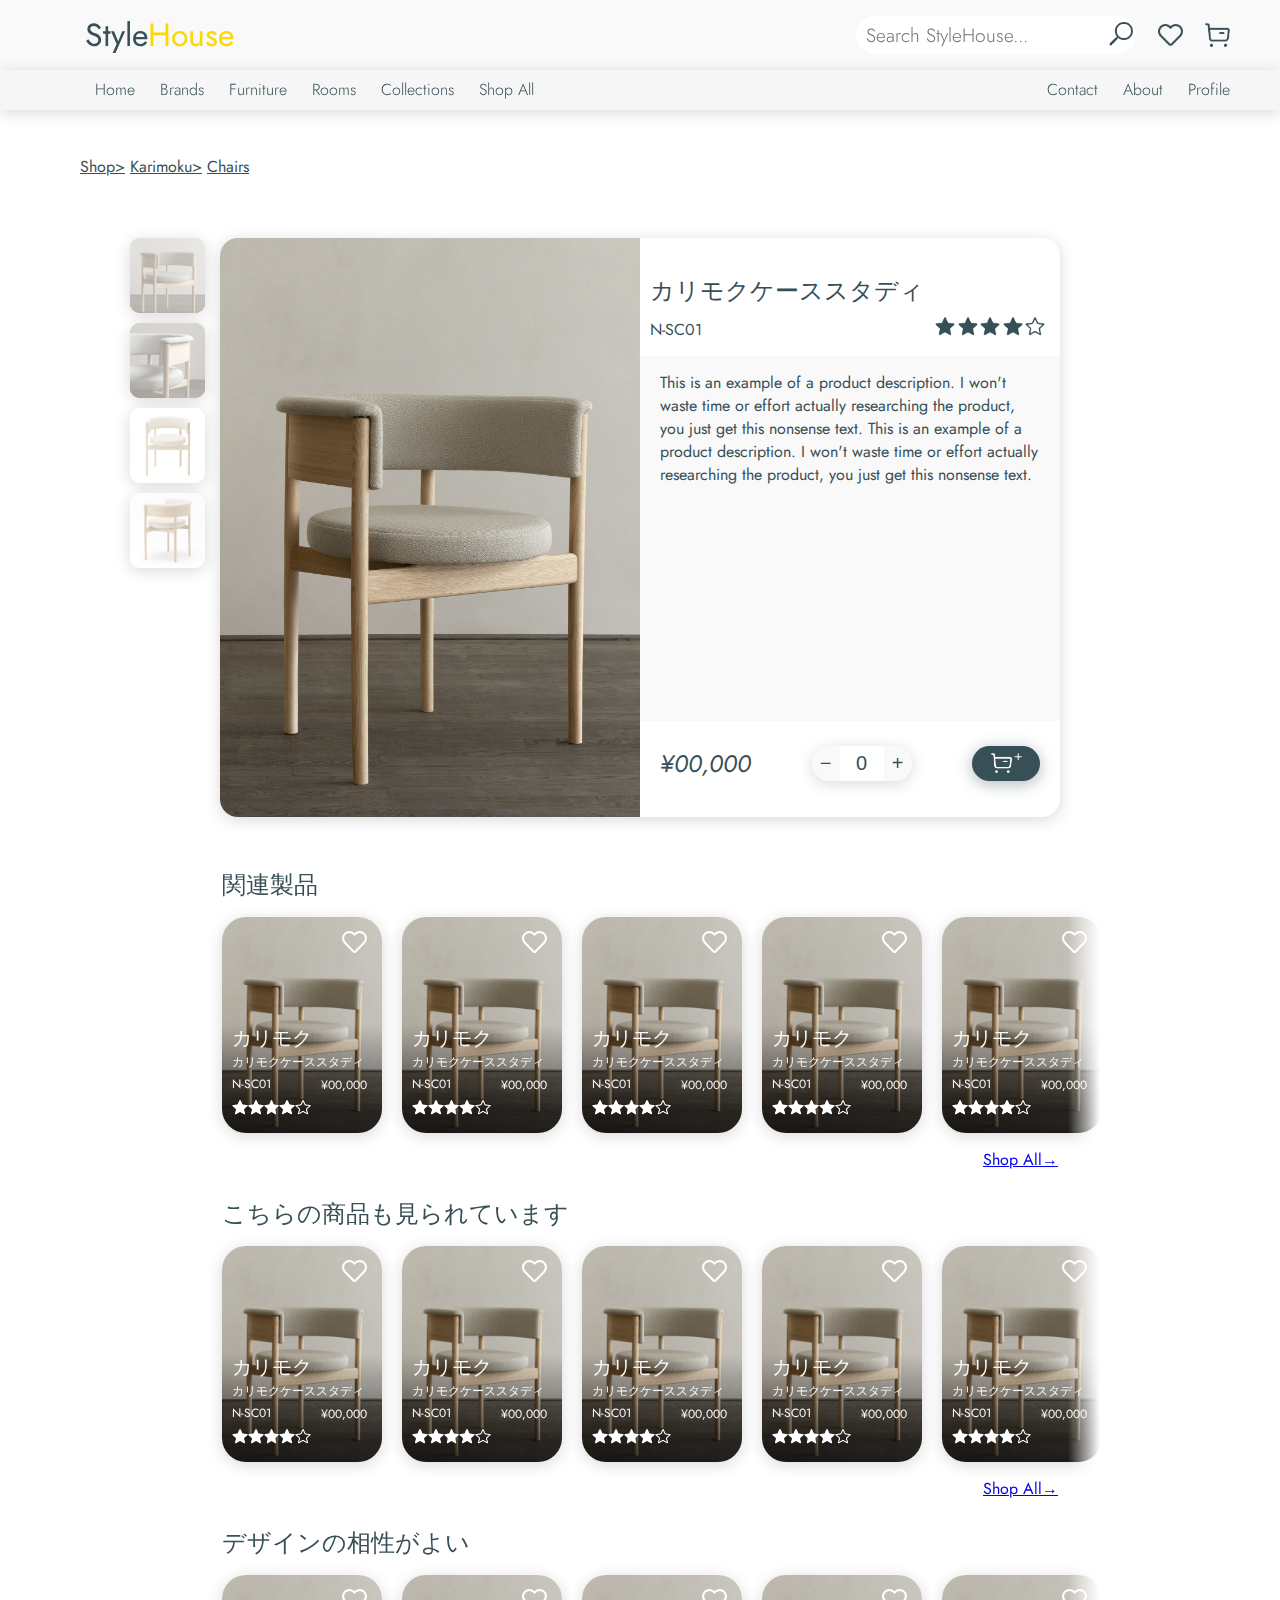
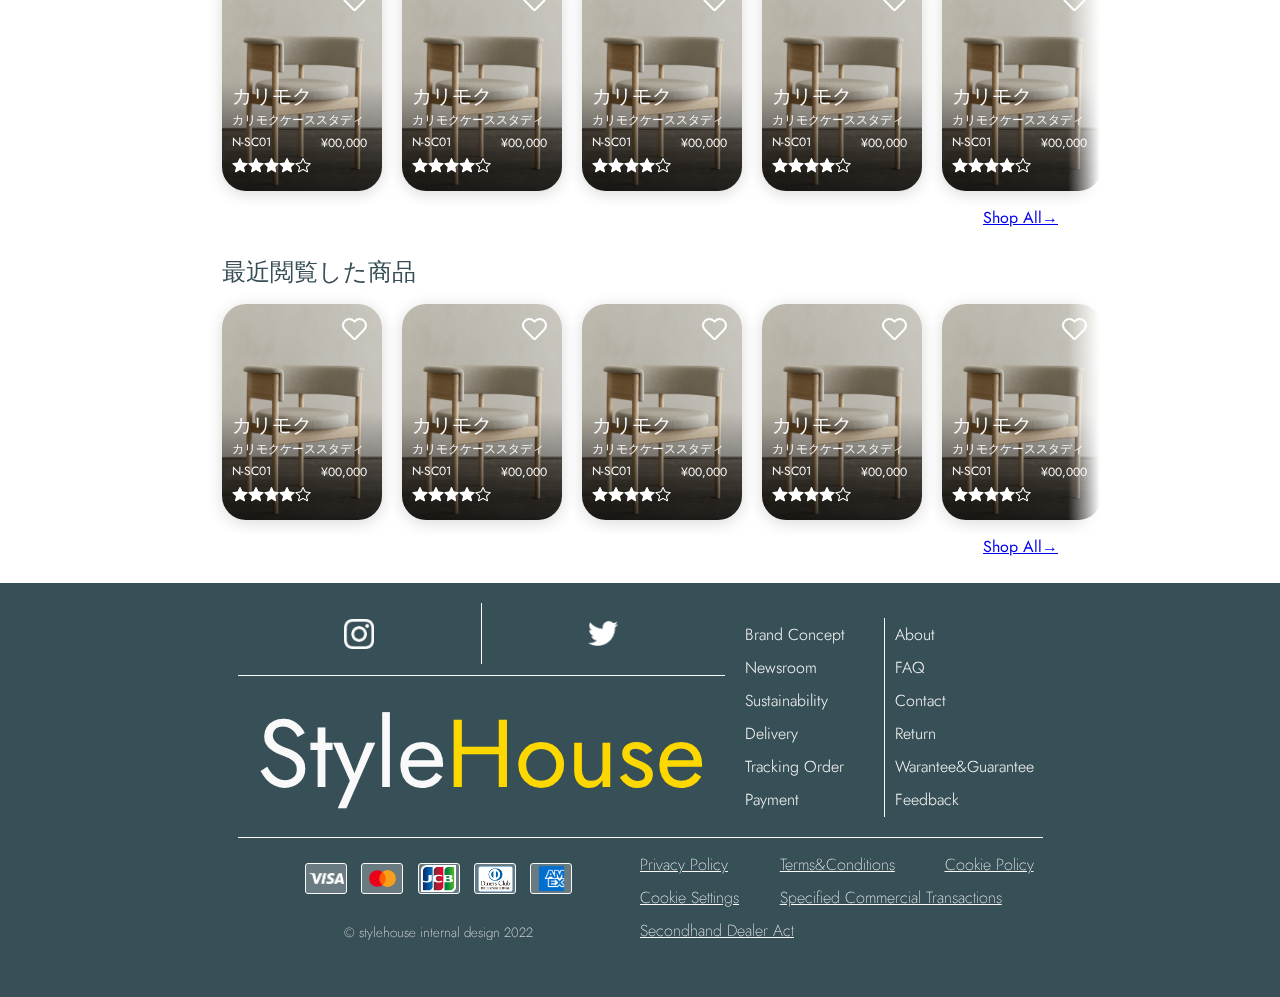
<file: Detail.html>
<!doctype html>
<html>
<head>
<meta charset="utf-8">
<title>StyleHouse | Karimoku Case Study N-SC01</title>
<link rel="stylesheet" href="CSS/common.css">
	<link rel="preconnect" href="https://fonts.googleapis.com">
	<link rel="preconnect" href="https://fonts.gstatic.com" crossorigin>
	<link href="https://fonts.googleapis.com/css2?family=Jost:ital,wght@0,100;0,200;0,300;0,400;0,500;0,600;0,700;0,800;0,900;1,100;1,200;1,300;1,400;1,500;1,600;1,700;1,800;1,900&family=Zen+Kaku+Gothic+New:wght@300;400;500;700;900&display=swap" rel="stylesheet">
</head>

<body>
  <div>
	<!---SmartPhone HB-Nav and Overlay start--->
		  <nav id="sb-menu" class="sidebar">
            <div class="top">
			  <a href="javascript:void(0)" class="close" onclick="closeNav()"></a>
			  <a href="index.html">Home</a>
				<button class="drop-btn first"><p>Brands</p></button>
              <div class="drop-ctn once">
                <a href="Shop.html">Karimoku</a>
                <a href="Shop.html">Ariake</a>
                <a href="Shop.html">CondeHouse</a>
                <a href="Shop.html">Hida Sango</a>
                <a href="Shop.html">Muji</a>
                <a href="Shop.html">Kashiwa</a>
                <a href="Shop.html">Shop All</a>
              </div>
              <button class="drop-btn second">Furniture</button>
              <div class="drop-ctn duece">
                <a href="Shop.html">Beds</a>
                <a href="Shop.html">Desks&amp;Tables</a>
                <a href="Shop.html">Dining Chairs</a>
                <a href="Shop.html">Office Chairs</a>
                <a href="Shop.html">Lounge Chairs&amp;Sofas</a>
                <a href="Shop.html">Storage</a>
                <a href="Shop.html">Shop All</a>
                </div>
              <button class="drop-btn third">Rooms</button>
              <div class="drop-ctn tres">
                <a href="Shop.html">Living</a>
                <a href="Shop.html">Dining</a>
                <a href="Shop.html">Kitchen</a>
                <a href="Shop.html">Office</a>
                <a href="Shop.html">Bedroom</a>
                <a href="Shop.html">Bathroom</a>
                <a href="Shop.html">Shop All</a>
                </div>
              <a href="Shop.html">Collections</a>
              <a href="Shop.html">Shop All</a>
			  </div>
			  <div class="btm">
			    <a href="Contact.html">Contact</a>
				<a href="About.html">About</a>
			    <a href="#">Profile</a>
			  </div>
		  </nav>
		
	<div id="myOverlay" class="overlay"></div>
	
<!---SmartPhone HB-Nav and Overlay End--->		
	<header>
      <div class="head">
		<button class="hb-menu" onclick="openNav()">.</button>
		  
		  <p class="SHheadlogo"><a href="index.html">Style<span>House</span></a></p>
		  
<!---SmartPhone Search Bar Start--->
		<div class="nav-right">
  		  <div id="search-bar">
			<button class="search-icon" onclick="openSearch()">.</button>
    		<div id="search-input" class="search-bar">
			  <input type="text" id="mySearchArea" class="search-area" name="search" placeholder="Search StyleHouse...">
			  <a href="javascript:void(0)" class="close" onclick="closeSearch()"></a>
			　
			</div>
  		  </div>
  <!---SmartPhone Search Bar End--->
		  
		  <a class="fav" href="fav.html"></a>
		  <a class="cart" href="cart.html"></a>
	    </div>
      </div>
	</header>
  </div>
	
<nav class="menu">
  </nav>
<!---NAV End--->

	
	<div class="crumbs"><a href="Shop.html" class="btn-tert">Shop&gt;</a><a href="Shop.html" class="btn-tert">Karimoku&gt;</a><a href="Shop.html" class="btn-tert">Chairs</a></div>
	
	
<div class="detail">
  <div class="scroll">
    <div class="image">
      <div class="prod-pic one" id="slide-one"></div>
      <div class="prod-pic two" id="slide-two"></div>
      <div class="prod-pic tre" id="slide-tre"></div>
      <div class="prod-pic for" id="slide-for"></div>  
    </div>
  </div>
  <div class="prog-bar">
	<span class="one"><a href="#slide-one"></a></span>
	<span class="two"><a href="#slide-two"></a></span>
	<span class="tre"><a href="#slide-tre"></a></span>
	<span class="for"><a href="#slide-for"></a></span>
  </div>
  <div class="deets">
      <div class="top">
          <h1 class="title" lang="ja-jp">カリモクケーススタディ</h1>
          <h2 class="subtitle">N-SC01</h2>
          <div class="container">
            <span class="ur checked"></span>
            <span class="ur checked"></span>
            <span class="ur checked"></span>
            <span class="ur checked"></span>
            <span class="ur"></span>
          </div>
      </div>
      <div class="explain">
          <p> This is an example of a product description. I won't waste time or effort actually researching the product, you just get this nonsense text. This is an example of a product description. I won't waste time or effort actually researching the product, you just get this nonsense text.</p>
      </div>
	  <div class="cart-functions">
		  <h2 class="price"><i>&#165;00,000</i></h2>
			<div class="count">
				<button class="btn minus" id="Minus">&minus;</button>
				<input id="Input" type="number" value="0" min="0" max="99">
				<button class="btn plus" id="Plus">&plus;</button>
			</div>
			<a class="btn">.</a>
	  </div>
  </div>
</div>
	
	
	<div class="content">
	  <div class="slider new-items">
		<h2 class="slider-title" lang="ja-jp">関連製品</h2>
	    <div class="products">
		  <a href="Detail.html" class="item-card n-sc01">
				<button class="fav"></button>
				<h2 lang="ja-jp">カリモク</h2>
				<p lang="ja-jp">カリモクケーススタディ</p>
				<small>N-SC01</small>
				<small class="right">&#165;00,000</small>
				<div class="container">
					<span class="ur checked"></span>
					<span class="ur checked"></span>
					<span class="ur checked"></span>
					<span class="ur checked"></span>
					<span class="ur"></span>
				</div>
			</a>
		  <a href="Detail.html" class="item-card n-sc01">
				<button class="fav"></button>
				<h2 lang="ja-jp">カリモク</h2>
				<p lang="ja-jp">カリモクケーススタディ</p>
				<small>N-SC01</small>
				<small class="right">&#165;00,000</small>
				<div class="container">
					<span class="ur checked"></span>
					<span class="ur checked"></span>
					<span class="ur checked"></span>
					<span class="ur checked"></span>
					<span class="ur"></span>
				</div>
			</a>
		  <a href="Detail.html" class="item-card n-sc01">
				<button class="fav"></button>
				<h2 lang="ja-jp">カリモク</h2>
				<p lang="ja-jp">カリモクケーススタディ</p>
				<small>N-SC01</small>
				<small class="right">&#165;00,000</small>
				<div class="container">
					<span class="ur checked"></span>
					<span class="ur checked"></span>
					<span class="ur checked"></span>
					<span class="ur checked"></span>
					<span class="ur"></span>
				</div>
			</a>
		  <a href="Detail.html" class="item-card n-sc01">
				<button class="fav"></button>
				<h2 lang="ja-jp">カリモク</h2>
				<p lang="ja-jp">カリモクケーススタディ</p>
				<small>N-SC01</small>
				<small class="right">&#165;00,000</small>
				<div class="container">
					<span class="ur checked"></span>
					<span class="ur checked"></span>
					<span class="ur checked"></span>
					<span class="ur checked"></span>
					<span class="ur"></span>
				</div>
			</a>
		  <a href="Detail.html" class="item-card n-sc01">
				<button class="fav"></button>
				<h2 lang="ja-jp">カリモク</h2>
				<p lang="ja-jp">カリモクケーススタディ</p>
				<small>N-SC01</small>
				<small class="right">&#165;00,000</small>
				<div class="container">
					<span class="ur checked"></span>
					<span class="ur checked"></span>
					<span class="ur checked"></span>
					<span class="ur checked"></span>
					<span class="ur"></span>
				</div>
			</a>
		  <a href="Detail.html" class="item-card n-sc01">
				<button class="fav"></button>
				<h2 lang="ja-jp">カリモク</h2>
				<p lang="ja-jp">カリモクケーススタディ</p>
				<small>N-SC01</small>
				<small class="right">&#165;00,000</small>
				<div class="container">
					<span class="ur checked"></span>
					<span class="ur checked"></span>
					<span class="ur checked"></span>
					<span class="ur checked"></span>
					<span class="ur"></span>
				</div>
			</a>
		</div>
        <div class="btn-tert"><a href="Shop.html">Shop All→</a>
		</div>
	  </div>
	  <div class="slider new-items">
		<h2 class="slider-title" lang="ja-jp">こちらの商品も見られています</h2>
	    <div class="products">
		  <a href="Detail.html" class="item-card n-sc01">
				<button class="fav"></button>
				<h2 lang="ja-jp">カリモク</h2>
				<p lang="ja-jp">カリモクケーススタディ</p>
				<small>N-SC01</small>
				<small class="right">&#165;00,000</small>
				<div class="container">
					<span class="ur checked"></span>
					<span class="ur checked"></span>
					<span class="ur checked"></span>
					<span class="ur checked"></span>
					<span class="ur"></span>
				</div>
			</a>
		  <a href="Detail.html" class="item-card n-sc01">
				<button class="fav"></button>
				<h2 lang="ja-jp">カリモク</h2>
				<p lang="ja-jp">カリモクケーススタディ</p>
				<small>N-SC01</small>
				<small class="right">&#165;00,000</small>
				<div class="container">
					<span class="ur checked"></span>
					<span class="ur checked"></span>
					<span class="ur checked"></span>
					<span class="ur checked"></span>
					<span class="ur"></span>
				</div>
			</a>
		  <a href="Detail.html" class="item-card n-sc01">
				<button class="fav"></button>
				<h2 lang="ja-jp">カリモク</h2>
				<p lang="ja-jp">カリモクケーススタディ</p>
				<small>N-SC01</small>
				<small class="right">&#165;00,000</small>
				<div class="container">
					<span class="ur checked"></span>
					<span class="ur checked"></span>
					<span class="ur checked"></span>
					<span class="ur checked"></span>
					<span class="ur"></span>
				</div>
			</a>
		  <a href="Detail.html" class="item-card n-sc01">
				<button class="fav"></button>
				<h2 lang="ja-jp">カリモク</h2>
				<p lang="ja-jp">カリモクケーススタディ</p>
				<small>N-SC01</small>
				<small class="right">&#165;00,000</small>
				<div class="container">
					<span class="ur checked"></span>
					<span class="ur checked"></span>
					<span class="ur checked"></span>
					<span class="ur checked"></span>
					<span class="ur"></span>
				</div>
			</a>
		  <a href="Detail.html" class="item-card n-sc01">
				<button class="fav"></button>
				<h2 lang="ja-jp">カリモク</h2>
				<p lang="ja-jp">カリモクケーススタディ</p>
				<small>N-SC01</small>
				<small class="right">&#165;00,000</small>
				<div class="container">
					<span class="ur checked"></span>
					<span class="ur checked"></span>
					<span class="ur checked"></span>
					<span class="ur checked"></span>
					<span class="ur"></span>
				</div>
			</a>
		  <a href="Detail.html" class="item-card n-sc01">
				<button class="fav"></button>
				<h2 lang="ja-jp">カリモク</h2>
				<p lang="ja-jp">カリモクケーススタディ</p>
				<small>N-SC01</small>
				<small class="right">&#165;00,000</small>
				<div class="container">
					<span class="ur checked"></span>
					<span class="ur checked"></span>
					<span class="ur checked"></span>
					<span class="ur checked"></span>
					<span class="ur"></span>
				</div>
			</a>
		</div>
        <div class="btn-tert"><a href="Shop.html">Shop All→</a>
		</div>
	  </div>
	  <div class="slider new-items">
		<h2 class="slider-title" lang="ja-jp">デザインの相性がよい</h2>
	    <div class="products">
		  <a href="Detail.html" class="item-card n-sc01">
				<button class="fav"></button>
				<h2 lang="ja-jp">カリモク</h2>
				<p lang="ja-jp">カリモクケーススタディ</p>
				<small>N-SC01</small>
				<small class="right">&#165;00,000</small>
				<div class="container">
					<span class="ur checked"></span>
					<span class="ur checked"></span>
					<span class="ur checked"></span>
					<span class="ur checked"></span>
					<span class="ur"></span>
				</div>
			</a>
		  <a href="Detail.html" class="item-card n-sc01">
				<button class="fav"></button>
				<h2 lang="ja-jp">カリモク</h2>
				<p lang="ja-jp">カリモクケーススタディ</p>
				<small>N-SC01</small>
				<small class="right">&#165;00,000</small>
				<div class="container">
					<span class="ur checked"></span>
					<span class="ur checked"></span>
					<span class="ur checked"></span>
					<span class="ur checked"></span>
					<span class="ur"></span>
				</div>
			</a>
		  <a href="Detail.html" class="item-card n-sc01">
				<button class="fav"></button>
				<h2 lang="ja-jp">カリモク</h2>
				<p lang="ja-jp">カリモクケーススタディ</p>
				<small>N-SC01</small>
				<small class="right">&#165;00,000</small>
				<div class="container">
					<span class="ur checked"></span>
					<span class="ur checked"></span>
					<span class="ur checked"></span>
					<span class="ur checked"></span>
					<span class="ur"></span>
				</div>
			</a>
		  <a href="Detail.html" class="item-card n-sc01">
				<button class="fav"></button>
				<h2 lang="ja-jp">カリモク</h2>
				<p lang="ja-jp">カリモクケーススタディ</p>
				<small>N-SC01</small>
				<small class="right">&#165;00,000</small>
				<div class="container">
					<span class="ur checked"></span>
					<span class="ur checked"></span>
					<span class="ur checked"></span>
					<span class="ur checked"></span>
					<span class="ur"></span>
				</div>
			</a>
		  <a href="Detail.html" class="item-card n-sc01">
				<button class="fav"></button>
				<h2 lang="ja-jp">カリモク</h2>
				<p lang="ja-jp">カリモクケーススタディ</p>
				<small>N-SC01</small>
				<small class="right">&#165;00,000</small>
				<div class="container">
					<span class="ur checked"></span>
					<span class="ur checked"></span>
					<span class="ur checked"></span>
					<span class="ur checked"></span>
					<span class="ur"></span>
				</div>
			</a>
		  <a href="Detail.html" class="item-card n-sc01">
				<button class="fav"></button>
				<h2 lang="ja-jp">カリモク</h2>
				<p lang="ja-jp">カリモクケーススタディ</p>
				<small>N-SC01</small>
				<small class="right">&#165;00,000</small>
				<div class="container">
					<span class="ur checked"></span>
					<span class="ur checked"></span>
					<span class="ur checked"></span>
					<span class="ur checked"></span>
					<span class="ur"></span>
				</div>
			</a>
		</div>
        <div class="btn-tert"><a href="Shop.html">Shop All→</a>
		</div>
	  </div>
	  <div class="slider new-items">
		<h2 class="slider-title" lang="ja-jp">最近閲覧した商品</h2>
	    <div class="products">
		  <a href="Detail.html" class="item-card n-sc01">
				<button class="fav"></button>
				<h2 lang="ja-jp">カリモク</h2>
				<p lang="ja-jp">カリモクケーススタディ</p>
				<small>N-SC01</small>
				<small class="right">&#165;00,000</small>
				<div class="container">
					<span class="ur checked"></span>
					<span class="ur checked"></span>
					<span class="ur checked"></span>
					<span class="ur checked"></span>
					<span class="ur"></span>
				</div>
			</a>
		  <a href="Detail.html" class="item-card n-sc01">
				<button class="fav"></button>
				<h2 lang="ja-jp">カリモク</h2>
				<p lang="ja-jp">カリモクケーススタディ</p>
				<small>N-SC01</small>
				<small class="right">&#165;00,000</small>
				<div class="container">
					<span class="ur checked"></span>
					<span class="ur checked"></span>
					<span class="ur checked"></span>
					<span class="ur checked"></span>
					<span class="ur"></span>
				</div>
			</a>
		  <a href="Detail.html" class="item-card n-sc01">
				<button class="fav"></button>
				<h2 lang="ja-jp">カリモク</h2>
				<p lang="ja-jp">カリモクケーススタディ</p>
				<small>N-SC01</small>
				<small class="right">&#165;00,000</small>
				<div class="container">
					<span class="ur checked"></span>
					<span class="ur checked"></span>
					<span class="ur checked"></span>
					<span class="ur checked"></span>
					<span class="ur"></span>
				</div>
			</a>
		  <a href="Detail.html" class="item-card n-sc01">
				<button class="fav"></button>
				<h2 lang="ja-jp">カリモク</h2>
				<p lang="ja-jp">カリモクケーススタディ</p>
				<small>N-SC01</small>
				<small class="right">&#165;00,000</small>
				<div class="container">
					<span class="ur checked"></span>
					<span class="ur checked"></span>
					<span class="ur checked"></span>
					<span class="ur checked"></span>
					<span class="ur"></span>
				</div>
			</a>
		  <a href="Detail.html" class="item-card n-sc01">
				<button class="fav"></button>
				<h2 lang="ja-jp">カリモク</h2>
				<p lang="ja-jp">カリモクケーススタディ</p>
				<small>N-SC01</small>
				<small class="right">&#165;00,000</small>
				<div class="container">
					<span class="ur checked"></span>
					<span class="ur checked"></span>
					<span class="ur checked"></span>
					<span class="ur checked"></span>
					<span class="ur"></span>
				</div>
			</a>
		  <a href="Detail.html" class="item-card n-sc01">
				<button class="fav"></button>
				<h2 lang="ja-jp">カリモク</h2>
				<p lang="ja-jp">カリモクケーススタディ</p>
				<small>N-SC01</small>
				<small class="right">&#165;00,000</small>
				<div class="container">
					<span class="ur checked"></span>
					<span class="ur checked"></span>
					<span class="ur checked"></span>
					<span class="ur checked"></span>
					<span class="ur"></span>
				</div>
			</a>
		</div>
		<div class="btn-tert"><a href="Shop.html">Shop All→</a>
		</div>
	  </div>
	</div>
	
	
	
<!---Footer Start--->
  <div class="footer">
    <footer>
	  <div class="return-bar">
	    <p>Back to Top</p>
	  </div>
	  <div class="socials">
	    <div>
		  <a href="#" class="insta"></a>
	    </div>
	    <div>
		  <a href="#" class="twi"></a>
	    </div>
	    <div>
		  <a href="#" class="return-btn">Back to Top</a>
	    </div>
	    <div>
		  <a href="index.html" class="Logo big alt">Style<span>House</span></a>
	    </div>
	  </div>
	  <div class="link-list">
	    <ul class="left">
		  <li><a href="#">Brand Concept</a></li>
		  <li><a href="#">Newsroom</a></li>
		  <li><a href="#">Sustainability</a></li>
		  <li><a href="#">Delivery</a></li>
		  <li><a href="#">Tracking Order</a></li>
		  <li><a href="#">Payment</a></li>
	    </ul>
	    <ul class="right">
		  <li><a href="About.html">About</a></li>
		  <li><a href="#">FAQ</a></li>
		  <li><a href="Contact.html">Contact</a></li>
		  <li><a href="#">Return</a></li>
		  <li><a href="#">Warantee&amp;Guarantee</a></li>
		  <li><a href="#">Feedback</a></li>
	    </ul>
	  </div>
      <div class="bottom">
        <div class="cards">
          <div class="holder">
            <div class="visa"></div>
            <div class="mcrd"></div>
            <div class="jcb"></div>
            <div class="dnrc"></div>
            <div class="amex"></div>
          </div>
        </div>
		<small class="copyright">© stylehouse internal design 2022</small>
        <div class="legal">
          <ul>
            <li><a href="#">Privacy Policy</a></li>
            <li><a href="#">Terms&amp;Conditions</a></li>
            <li><a href="#">Cookie Policy</a></li>
            <li><a href="#">Cookie Settings</a></li>
            <li><a href="#">Specified Commercial Transactions</a></li>
            <li><a href="#">Secondhand Dealer Act</a></li>
          </ul>
        </div>
      </div>
    </footer>
  </div>
</body>
<script>
var dropdown = document.getElementsByClassName("drop-btn");
var i;

for (i = 0; i < dropdown.length; i++) {
  dropdown[i].addEventListener("click", function() {
    this.classList.toggle("active");
    var dropdownContent = this.nextElementSibling;
    if (dropdownContent.style.display === "block") {
      dropdownContent.style.display = "none";
    } else {
      dropdownContent.style.display = "block";
    }
  });
}

function openNav() {
  document.getElementById("sb-menu").style.left = "0px";
  document.getElementById("myOverlay").style.cssText = "opacity: 0.4; visibility: visible";
}

function closeNav() {
  document.getElementById("sb-menu").style.left = "-300px";
  document.getElementById("myOverlay").style.cssText = "opacity: 0; visibility: hidden";
}
		
		
function openSearch() {
	document.getElementById("search-input").style.cssText = "visibility: visible;";
	document.getElementById("mySearchArea").style.cssText = "width: 217px;";
	document.getElementById("mySearchArea").style.cssText = "width: 217px;";
}
		
function closeSearch() {
	document.getElementById("search-input").style.cssText = "visibility: hidden;";
	document.getElementById("mySearchArea").style.cssText = "width: 20px;";
}

const minusButton = document.getElementById('Minus');
const plusButton = document.getElementById('Plus');
const inputField = document.getElementById('Input');

minusButton.addEventListener('click', event => {
  event.preventDefault();
  const currentValue = Number(inputField.value) || 0;
  inputField.value = currentValue - 1;
});

plusButton.addEventListener('click', event => {
  event.preventDefault();
  const currentValue = Number(inputField.value) || 0;
  inputField.value = currentValue + 1;
});
</script>
</html>
</file>
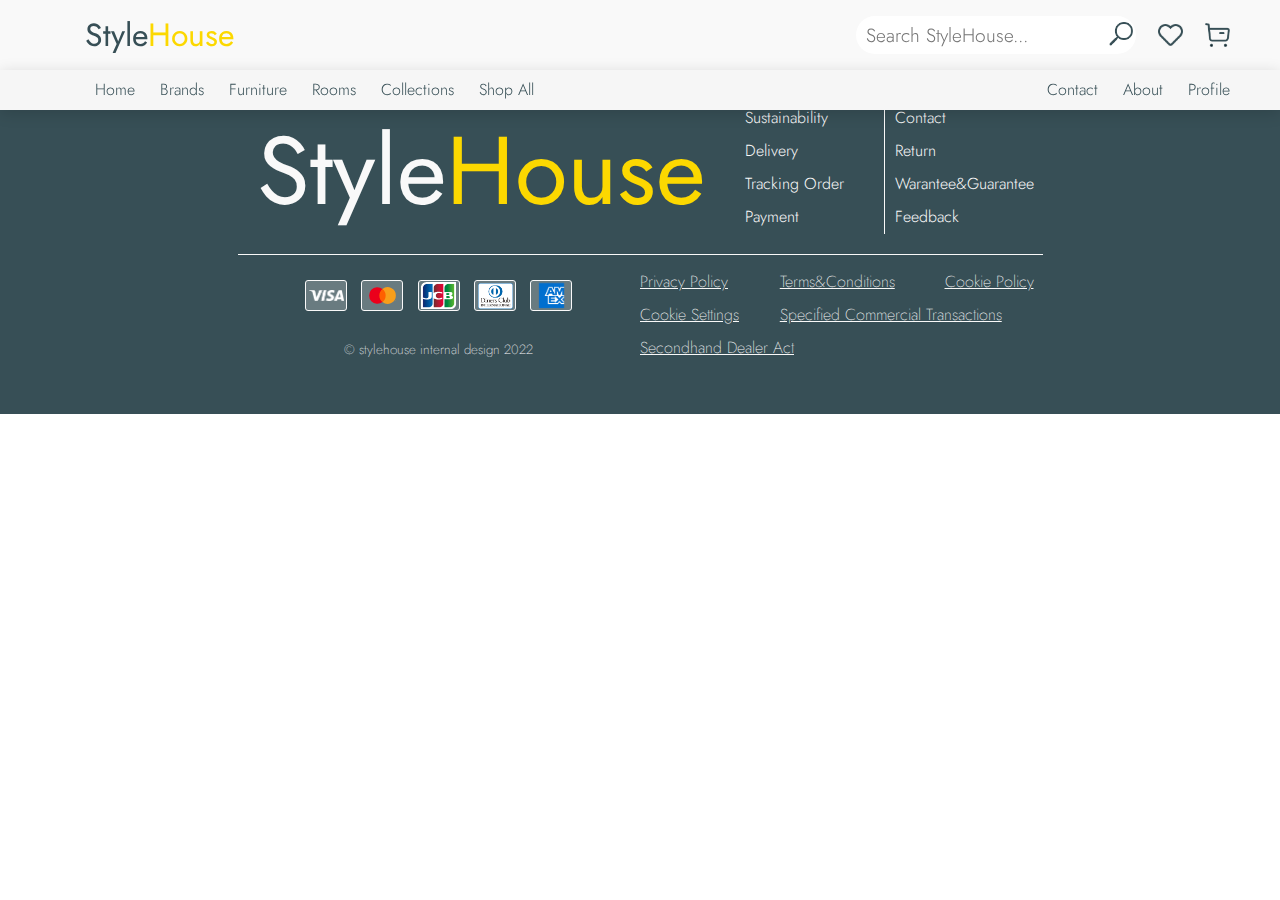
<file: PNF.html>
<!doctype html>
<html>
<head>
<meta charset="utf-8">
<title>StyleHouse | Page Not Fount</title>
<link rel="stylesheet" href="CSS/common.css">
	<link rel="preconnect" href="https://fonts.googleapis.com">
	<link rel="preconnect" href="https://fonts.gstatic.com" crossorigin>
	<link href="https://fonts.googleapis.com/css2?family=Jost:ital,wght@0,100;0,200;0,300;0,400;0,500;0,600;0,700;0,800;0,900;1,100;1,200;1,300;1,400;1,500;1,600;1,700;1,800;1,900&family=Zen+Kaku+Gothic+New:wght@300;400;500;700;900&display=swap" rel="stylesheet">
</head>

<body>
  <div>
	<!---SmartPhone HB-Nav and Overlay start--->
		  <nav id="sb-menu" class="sidebar">
            <div class="top">
			  <a href="javascript:void(0)" class="close" onclick="closeNav()"></a>
			  <a href="index.html">Home</a>
				<button class="drop-btn first"><p>Brands</p></button>
              <div class="drop-ctn once">
                <a href="Shop.html">Karimoku</a>
                <a href="Shop.html">Ariake</a>
                <a href="Shop.html">CondeHouse</a>
                <a href="Shop.html">Hida Sango</a>
                <a href="Shop.html">Muji</a>
                <a href="Shop.html">Kashiwa</a>
                <a href="Shop.html">Shop All</a>
              </div>
              <button class="drop-btn second">Furniture</button>
              <div class="drop-ctn duece">
                <a href="Shop.html">Beds</a>
                <a href="Shop.html">Desks&amp;Tables</a>
                <a href="Shop.html">Dining Chairs</a>
                <a href="Shop.html">Office Chairs</a>
                <a href="Shop.html">Lounge Chairs&amp;Sofas</a>
                <a href="Shop.html">Storage</a>
                <a href="Shop.html">Shop All</a>
                </div>
              <button class="drop-btn third">Rooms</button>
              <div class="drop-ctn tres">
                <a href="Shop.html">Living</a>
                <a href="Shop.html">Dining</a>
                <a href="Shop.html">Kitchen</a>
                <a href="Shop.html">Office</a>
                <a href="Shop.html">Bedroom</a>
                <a href="Shop.html">Bathroom</a>
                <a href="Shop.html">Shop All</a>
                </div>
              <a href="Shop.html">Collections</a>
              <a href="Shop.html">Shop All</a>
			  </div>
			  <div class="btm">
			    <a href="Contact.html">Contact</a>
				<a href="About.html">About</a>
			    <a href="#">Profile</a>
			  </div>
		  </nav>
		
	<div id="myOverlay" class="overlay"></div>
	
<!---SmartPhone HB-Nav and Overlay End--->		
	<header>
      <div class="head">
		<button class="hb-menu" onclick="openNav()">.</button>
		  
		  <p class="SHheadlogo"><a href="index.html">Style<span>House</span></a></p>
		  
<!---SmartPhone Search Bar Start--->
		<div class="nav-right">
  		  <div id="search-bar">
			<button class="search-icon" onclick="openSearch()">.</button>
    		<div id="search-input" class="search-bar">
			  <input type="text" id="mySearchArea" class="search-area" name="search" placeholder="Search StyleHouse...">
			  <a href="javascript:void(0)" class="close" onclick="closeSearch()"></a>
			　
			</div>
  		  </div>
  <!---SmartPhone Search Bar End--->
		  
		  <a class="fav" href="fav.html"></a>
		  <a class="cart" href="cart.html"></a>
	    </div>
      </div>
	</header>
  </div>
	
  <nav class="menu">
  </nav>
<!---NAV End--->

<!---Footer Start--->
  <div class="footer">
    <footer>
	  <div class="return-bar">
	    <p>Back to Top</p>
	  </div>
	  <div class="socials">
	    <div>
		  <a href="#" class="insta"></a>
	    </div>
	    <div>
		  <a href="#" class="twi"></a>
	    </div>
	    <div>
		  <a href="#" class="return-btn">Back to Top</a>
	    </div>
	    <div>
		  <a href="index.html" class="Logo big alt">Style<span>House</span></a>
	    </div>
	  </div>
	  <div class="link-list">
	    <ul class="left">
		  <li><a href="#">Brand Concept</a></li>
		  <li><a href="#">Newsroom</a></li>
		  <li><a href="#">Sustainability</a></li>
		  <li><a href="#">Delivery</a></li>
		  <li><a href="#">Tracking Order</a></li>
		  <li><a href="#">Payment</a></li>
	    </ul>
	    <ul class="right">
		  <li><a href="About.html">About</a></li>
		  <li><a href="#">FAQ</a></li>
		  <li><a href="Contact.html">Contact</a></li>
		  <li><a href="#">Return</a></li>
		  <li><a href="#">Warantee&amp;Guarantee</a></li>
		  <li><a href="#">Feedback</a></li>
	    </ul>
	  </div>
      <div class="bottom">
        <div class="cards">
          <div class="holder">
            <div class="visa"></div>
            <div class="mcrd"></div>
            <div class="jcb"></div>
            <div class="dnrc"></div>
            <div class="amex"></div>
          </div>
        </div>
		<small class="copyright">© stylehouse internal design 2022</small>
        <div class="legal">
          <ul>
            <li><a href="#">Privacy Policy</a></li>
            <li><a href="#">Terms&amp;Conditions</a></li>
            <li><a href="#">Cookie Policy</a></li>
            <li><a href="#">Cookie Settings</a></li>
            <li><a href="#">Specified Commercial Transactions</a></li>
            <li><a href="#">Secondhand Dealer Act</a></li>
          </ul>
        </div>
      </div>
    </footer>
  </div>
</body>
<script>
var dropdown = document.getElementsByClassName("drop-btn");
var i;

for (i = 0; i < dropdown.length; i++) {
  dropdown[i].addEventListener("click", function() {
    this.classList.toggle("active");
    var dropdownContent = this.nextElementSibling;
    if (dropdownContent.style.display === "block") {
      dropdownContent.style.display = "none";
    } else {
      dropdownContent.style.display = "block";
    }
  });
}

function openNav() {
  document.getElementById("sb-menu").style.left = "0px";
  document.getElementById("myOverlay").style.cssText = "opacity: 0.4; visibility: visible";
}

function closeNav() {
  document.getElementById("sb-menu").style.left = "-300px";
  document.getElementById("myOverlay").style.cssText = "opacity: 0; visibility: hidden";
}
		
		
function openSearch() {
	document.getElementById("search-input").style.cssText = "visibility: visible;";
	document.getElementById("mySearchArea").style.cssText = "width: 217px;";
	document.getElementById("mySearchArea").style.cssText = "width: 217px;";
}
		
function closeSearch() {
	document.getElementById("search-input").style.cssText = "visibility: hidden;";
	document.getElementById("mySearchArea").style.cssText = "width: 20px;";
}
</script>
</html>
</file>
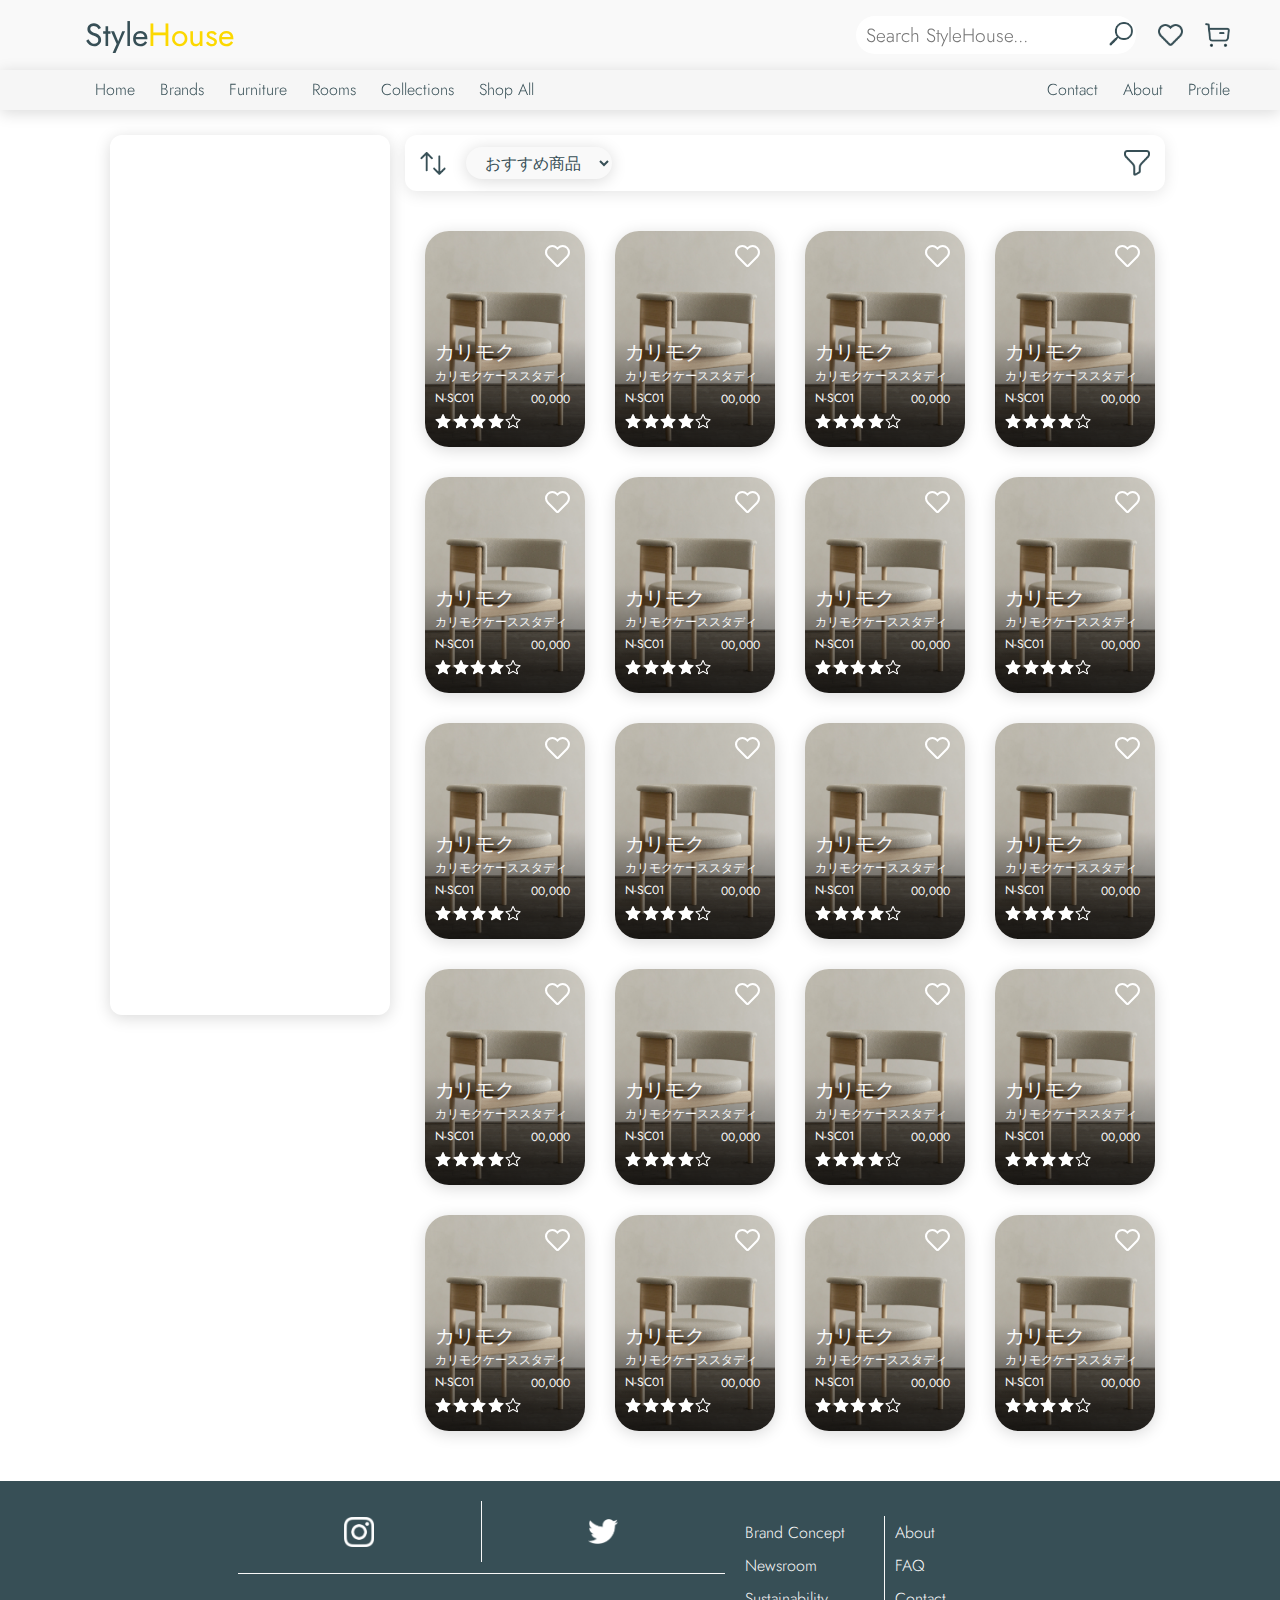
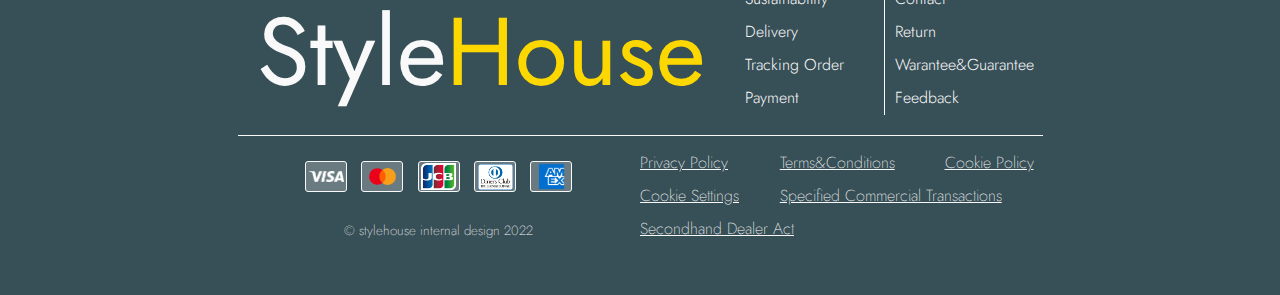
<file: Shop.html>
<!doctype html>
<html>
<head>
<meta charset="utf-8">
<title>StyleHouse | Shop</title>
<link rel="stylesheet" href="CSS/common.css">
	<link rel="preconnect" href="https://fonts.googleapis.com">
	<link rel="preconnect" href="https://fonts.gstatic.com" crossorigin>
	<link href="https://fonts.googleapis.com/css2?family=Jost:ital,wght@0,100;0,200;0,300;0,400;0,500;0,600;0,700;0,800;0,900;1,100;1,200;1,300;1,400;1,500;1,600;1,700;1,800;1,900&family=Zen+Kaku+Gothic+New:wght@300;400;500;700;900&display=swap" rel="stylesheet">
</head>

<body>
  <div>
	<!---SmartPhone HB-Nav and Overlay start--->
		  <nav id="sb-menu" class="sidebar">
            <div class="top">
			  <a href="javascript:void(0)" class="close" onclick="closeNav()"></a>
			  <a href="index.html">Home</a>
				<button class="drop-btn first"><p>Brands</p></button>
              <div class="drop-ctn once">
                <a href="Shop.html">Karimoku</a>
                <a href="Shop.html">Ariake</a>
                <a href="Shop.html">CondeHouse</a>
                <a href="Shop.html">Hida Sango</a>
                <a href="Shop.html">Muji</a>
                <a href="Shop.html">Kashiwa</a>
                <a href="Shop.html">Shop All</a>
              </div>
              <button class="drop-btn second">Furniture</button>
              <div class="drop-ctn duece">
                <a href="Shop.html">Beds</a>
                <a href="Shop.html">Desks&amp;Tables</a>
                <a href="Shop.html">Dining Chairs</a>
                <a href="Shop.html">Office Chairs</a>
                <a href="Shop.html">Lounge Chairs&amp;Sofas</a>
                <a href="Shop.html">Storage</a>
                <a href="Shop.html">Shop All</a>
                </div>
              <button class="drop-btn third">Rooms</button>
              <div class="drop-ctn tres">
                <a href="Shop.html">Living</a>
                <a href="Shop.html">Dining</a>
                <a href="Shop.html">Kitchen</a>
                <a href="Shop.html">Office</a>
                <a href="Shop.html">Bedroom</a>
                <a href="Shop.html">Bathroom</a>
                <a href="Shop.html">Shop All</a>
                </div>
              <a href="Shop.html">Collections</a>
              <a href="Shop.html">Shop All</a>
			  </div>
			  <div class="btm">
			    <a href="Contact.html">Contact</a>
				<a href="About.html">About</a>
			    <a href="#">Profile</a>
			  </div>
		  </nav>
		
	<div id="myOverlay" class="overlay"></div>
	
<!---SmartPhone HB-Nav and Overlay End--->		
	<header>
      <div class="head">
		<button class="hb-menu" onclick="openNav()">.</button>
		  
		  <p class="SHheadlogo"><a href="index.html">Style<span>House</span></a></p>
		  
<!---SmartPhone Search Bar Start--->
		<div class="nav-right">
  		  <div id="search-bar">
			<button class="search-icon" onclick="openSearch()">.</button>
    		<div id="search-input" class="search-bar">
			  <input type="text" id="mySearchArea" class="search-area" name="search" placeholder="Search StyleHouse...">
			  <a href="javascript:void(0)" class="close" onclick="closeSearch()"></a>
			　
			</div>
  		  </div>
  <!---SmartPhone Search Bar End--->
		  
		  <a class="fav" href="fav.html"></a>
		  <a class="cart" href="cart.html"></a>
	    </div>
      </div>
	</header>
  </div>
	
  <nav class="menu">
  </nav>
<!---NAV End--->
	
	<article class="shop-area">
		<aside id="filterPop" class="shop-filter">
			<a href="javascript:void(0)" class="close" onclick="closeFilter()"></a>
		</aside>
		<div id="filterOverlay" class="overlay"></div>
		<section class="sort">
			<div class="order">
				<button class="sort-btn">.</button>
				<form action="#" id="Juun">
					<select class="brand-menu" name="brand">
						<option value="1" lang="ja-jp">おすすめ商品</option>
						<option value="2" lang="ja-jp">新着順</option>
						<option value="3" lang="ja-jp">価格：高～低</option>
						<option value="4" lang="ja-jp">価格：低～高</option>
					</select>
				</form>
			</div>
			<button class="filter-menu" onclick="openFilter()">.</button>
		</section>
		<section class="shop-items">
			<a href="Detail.html" class="item-card n-sc01">
				<button class="fav"></button>
				<h2 lang="ja-jp">カリモク</h2>
				<p lang="ja-jp">カリモクケーススタディ</p>
				<small>N-SC01</small>
				<small class="right">00,000</small>
				<div class="container">
					<span class="ur checked"></span>
					<span class="ur checked"></span>
					<span class="ur checked"></span>
					<span class="ur checked"></span>
					<span class="ur"></span>
				</div>
			</a>
			<a href="Detail.html" class="item-card n-sc01">
				<button class="fav"></button>
				<h2 lang="ja-jp">カリモク</h2>
				<p lang="ja-jp">カリモクケーススタディ</p>
				<small>N-SC01</small>
				<small class="right">00,000</small>
				<div class="container">
					<span class="ur checked"></span>
					<span class="ur checked"></span>
					<span class="ur checked"></span>
					<span class="ur checked"></span>
					<span class="ur"></span>
				</div>
			</a>
			<a href="Detail.html" class="item-card n-sc01">
				<button class="fav"></button>
				<h2 lang="ja-jp">カリモク</h2>
				<p lang="ja-jp">カリモクケーススタディ</p>
				<small>N-SC01</small>
				<small class="right">00,000</small>
				<div class="container">
					<span class="ur checked"></span>
					<span class="ur checked"></span>
					<span class="ur checked"></span>
					<span class="ur checked"></span>
					<span class="ur"></span>
				</div>
			</a>
			<a href="Detail.html" class="item-card n-sc01">
				<button class="fav"></button>
				<h2 lang="ja-jp">カリモク</h2>
				<p lang="ja-jp">カリモクケーススタディ</p>
				<small>N-SC01</small>
				<small class="right">00,000</small>
				<div class="container">
					<span class="ur checked"></span>
					<span class="ur checked"></span>
					<span class="ur checked"></span>
					<span class="ur checked"></span>
					<span class="ur"></span>
				</div>
			</a>
			<a href="Detail.html" class="item-card n-sc01">
				<button class="fav"></button>
				<h2 lang="ja-jp">カリモク</h2>
				<p lang="ja-jp">カリモクケーススタディ</p>
				<small>N-SC01</small>
				<small class="right">00,000</small>
				<div class="container">
					<span class="ur checked"></span>
					<span class="ur checked"></span>
					<span class="ur checked"></span>
					<span class="ur checked"></span>
					<span class="ur"></span>
				</div>
			</a>
			<a href="Detail.html" class="item-card n-sc01">
				<button class="fav"></button>
				<h2 lang="ja-jp">カリモク</h2>
				<p lang="ja-jp">カリモクケーススタディ</p>
				<small>N-SC01</small>
				<small class="right">00,000</small>
				<div class="container">
					<span class="ur checked"></span>
					<span class="ur checked"></span>
					<span class="ur checked"></span>
					<span class="ur checked"></span>
					<span class="ur"></span>
				</div>
			</a>
			<a href="Detail.html" class="item-card n-sc01">
				<button class="fav"></button>
				<h2 lang="ja-jp">カリモク</h2>
				<p lang="ja-jp">カリモクケーススタディ</p>
				<small>N-SC01</small>
				<small class="right">00,000</small>
				<div class="container">
					<span class="ur checked"></span>
					<span class="ur checked"></span>
					<span class="ur checked"></span>
					<span class="ur checked"></span>
					<span class="ur"></span>
				</div>
			</a>
			<a href="Detail.html" class="item-card n-sc01">
				<button class="fav"></button>
				<h2 lang="ja-jp">カリモク</h2>
				<p lang="ja-jp">カリモクケーススタディ</p>
				<small>N-SC01</small>
				<small class="right">00,000</small>
				<div class="container">
					<span class="ur checked"></span>
					<span class="ur checked"></span>
					<span class="ur checked"></span>
					<span class="ur checked"></span>
					<span class="ur"></span>
				</div>
			</a>
			<a href="Detail.html" class="item-card n-sc01">
				<button class="fav"></button>
				<h2 lang="ja-jp">カリモク</h2>
				<p lang="ja-jp">カリモクケーススタディ</p>
				<small>N-SC01</small>
				<small class="right">00,000</small>
				<div class="container">
					<span class="ur checked"></span>
					<span class="ur checked"></span>
					<span class="ur checked"></span>
					<span class="ur checked"></span>
					<span class="ur"></span>
				</div>
			</a>
			<a href="Detail.html" class="item-card n-sc01">
				<button class="fav"></button>
				<h2 lang="ja-jp">カリモク</h2>
				<p lang="ja-jp">カリモクケーススタディ</p>
				<small>N-SC01</small>
				<small class="right">00,000</small>
				<div class="container">
					<span class="ur checked"></span>
					<span class="ur checked"></span>
					<span class="ur checked"></span>
					<span class="ur checked"></span>
					<span class="ur"></span>
				</div>
			</a>
			<a href="Detail.html" class="item-card n-sc01">
				<button class="fav"></button>
				<h2 lang="ja-jp">カリモク</h2>
				<p lang="ja-jp">カリモクケーススタディ</p>
				<small>N-SC01</small>
				<small class="right">00,000</small>
				<div class="container">
					<span class="ur checked"></span>
					<span class="ur checked"></span>
					<span class="ur checked"></span>
					<span class="ur checked"></span>
					<span class="ur"></span>
				</div>
			</a>
			<a href="Detail.html" class="item-card n-sc01">
				<button class="fav"></button>
				<h2 lang="ja-jp">カリモク</h2>
				<p lang="ja-jp">カリモクケーススタディ</p>
				<small>N-SC01</small>
				<small class="right">00,000</small>
				<div class="container">
					<span class="ur checked"></span>
					<span class="ur checked"></span>
					<span class="ur checked"></span>
					<span class="ur checked"></span>
					<span class="ur"></span>
				</div>
			</a>
			<a href="Detail.html" class="item-card n-sc01">
				<button class="fav"></button>
				<h2 lang="ja-jp">カリモク</h2>
				<p lang="ja-jp">カリモクケーススタディ</p>
				<small>N-SC01</small>
				<small class="right">00,000</small>
				<div class="container">
					<span class="ur checked"></span>
					<span class="ur checked"></span>
					<span class="ur checked"></span>
					<span class="ur checked"></span>
					<span class="ur"></span>
				</div>
			</a>
			<a href="Detail.html" class="item-card n-sc01">
				<button class="fav"></button>
				<h2 lang="ja-jp">カリモク</h2>
				<p lang="ja-jp">カリモクケーススタディ</p>
				<small>N-SC01</small>
				<small class="right">00,000</small>
				<div class="container">
					<span class="ur checked"></span>
					<span class="ur checked"></span>
					<span class="ur checked"></span>
					<span class="ur checked"></span>
					<span class="ur"></span>
				</div>
			</a>
			<a href="Detail.html" class="item-card n-sc01">
				<button class="fav"></button>
				<h2 lang="ja-jp">カリモク</h2>
				<p lang="ja-jp">カリモクケーススタディ</p>
				<small>N-SC01</small>
				<small class="right">00,000</small>
				<div class="container">
					<span class="ur checked"></span>
					<span class="ur checked"></span>
					<span class="ur checked"></span>
					<span class="ur checked"></span>
					<span class="ur"></span>
				</div>
			</a>
			<a href="Detail.html" class="item-card n-sc01">
				<button class="fav"></button>
				<h2 lang="ja-jp">カリモク</h2>
				<p lang="ja-jp">カリモクケーススタディ</p>
				<small>N-SC01</small>
				<small class="right">00,000</small>
				<div class="container">
					<span class="ur checked"></span>
					<span class="ur checked"></span>
					<span class="ur checked"></span>
					<span class="ur checked"></span>
					<span class="ur"></span>
				</div>
			</a>
			<a href="Detail.html" class="item-card n-sc01">
				<button class="fav"></button>
				<h2 lang="ja-jp">カリモク</h2>
				<p lang="ja-jp">カリモクケーススタディ</p>
				<small>N-SC01</small>
				<small class="right">00,000</small>
				<div class="container">
					<span class="ur checked"></span>
					<span class="ur checked"></span>
					<span class="ur checked"></span>
					<span class="ur checked"></span>
					<span class="ur"></span>
				</div>
			</a>
			<a href="Detail.html" class="item-card n-sc01">
				<button class="fav"></button>
				<h2 lang="ja-jp">カリモク</h2>
				<p lang="ja-jp">カリモクケーススタディ</p>
				<small>N-SC01</small>
				<small class="right">00,000</small>
				<div class="container">
					<span class="ur checked"></span>
					<span class="ur checked"></span>
					<span class="ur checked"></span>
					<span class="ur checked"></span>
					<span class="ur"></span>
				</div>
			</a>
			<a href="Detail.html" class="item-card n-sc01">
				<button class="fav"></button>
				<h2 lang="ja-jp">カリモク</h2>
				<p lang="ja-jp">カリモクケーススタディ</p>
				<small>N-SC01</small>
				<small class="right">00,000</small>
				<div class="container">
					<span class="ur checked"></span>
					<span class="ur checked"></span>
					<span class="ur checked"></span>
					<span class="ur checked"></span>
					<span class="ur"></span>
				</div>
			</a>
			<a href="Detail.html" class="item-card n-sc01">
				<button class="fav"></button>
				<h2 lang="ja-jp">カリモク</h2>
				<p lang="ja-jp">カリモクケーススタディ</p>
				<small>N-SC01</small>
				<small class="right">00,000</small>
				<div class="container">
					<span class="ur checked"></span>
					<span class="ur checked"></span>
					<span class="ur checked"></span>
					<span class="ur checked"></span>
					<span class="ur"></span>
				</div>
			</a>
		</section>
	</article>
	
<!---Footer Start--->	
<div class="footer">
    <footer>
	  <div class="return-bar">
	    <p>Back to Top</p>
	  </div>
	  <div class="socials">
	    <div>
		  <a href="#" class="insta"></a>
	    </div>
	    <div>
		  <a href="#" class="twi"></a>
	    </div>
	    <div>
		  <a href="#" class="return-btn">Back to Top</a>
	    </div>
	    <div>
		  <a href="index.html" class="Logo big alt">Style<span>House</span></a>
	    </div>
	  </div>
	  <div class="link-list">
	    <ul class="left">
		  <li><a href="#">Brand Concept</a></li>
		  <li><a href="#">Newsroom</a></li>
		  <li><a href="#">Sustainability</a></li>
		  <li><a href="#">Delivery</a></li>
		  <li><a href="#">Tracking Order</a></li>
		  <li><a href="#">Payment</a></li>
	    </ul>
	    <ul class="right">
		  <li><a href="About.html">About</a></li>
		  <li><a href="#">FAQ</a></li>
		  <li><a href="Contact.html">Contact</a></li>
		  <li><a href="#">Return</a></li>
		  <li><a href="#">Warantee&amp;Guarantee</a></li>
		  <li><a href="#">Feedback</a></li>
	    </ul>
	  </div>
      <div class="bottom">
        <div class="cards">
          <div class="holder">
            <div class="visa"></div>
            <div class="mcrd"></div>
            <div class="jcb"></div>
            <div class="dnrc"></div>
            <div class="amex"></div>
          </div>
        </div>
		<small class="copyright">© stylehouse internal design 2022</small>
        <div class="legal">
          <ul>
            <li><a href="#">Privacy Policy</a></li>
            <li><a href="#">Terms&amp;Conditions</a></li>
            <li><a href="#">Cookie Policy</a></li>
            <li><a href="#">Cookie Settings</a></li>
            <li><a href="#">Specified Commercial Transactions</a></li>
            <li><a href="#">Secondhand Dealer Act</a></li>
          </ul>
        </div>
      </div>
    </footer>
  </div>	
</body>
	<script>
var dropdown = document.getElementsByClassName("drop-btn");
var i;

for (i = 0; i < dropdown.length; i++) {
  dropdown[i].addEventListener("click", function() {
    this.classList.toggle("active");
    var dropdownContent = this.nextElementSibling;
    if (dropdownContent.style.display === "block") {
      dropdownContent.style.display = "none";
    } else {
      dropdownContent.style.display = "block";
    }
  });
}

function openNav() {
  document.getElementById("sb-menu").style.left = "0px";
  document.getElementById("myOverlay").style.cssText = "opacity: 0.4; visibility: visible";
}

function closeNav() {
  document.getElementById("sb-menu").style.left = "-300px";
  document.getElementById("myOverlay").style.cssText = "opacity: 0; visibility: hidden";
}

function openFilter() {
  document.getElementById("filterPop").style.cssText = "display: block";
  document.getElementById("filterOverlay").style.cssText = "opacity: 0.4; visibility: visible";
}

function closeFilter() {
  document.getElementById("filterPop").style.cssText = "display: none";
  document.getElementById("filterOverlay").style.cssText = "opacity: 0; visibility: hidden";
}
		
		
function openSearch() {
	document.getElementById("search-input").style.cssText = "visibility: visible;";
	document.getElementById("mySearchArea").style.cssText = "width: 217px;";
	document.getElementById("mySearchArea").style.cssText = "width: 217px;";
}
		
function closeSearch() {
	document.getElementById("search-input").style.cssText = "visibility: hidden;";
	document.getElementById("mySearchArea").style.cssText = "width: 20px;";
}
</script>
</html>
</file>
<file: CSS/common.css>
@charset "utf-8";
/* CSS Document */
body, html{
	font-family: 'Jost', sans-serif;
	font-size: 16px;
	box-sizing: border-box;
	margin: 0px;
	padding: 0px;
}
body{
	overflow-x: hidden;
}
html:lang(ja-jp){
	font-family: 'Zen Kaku Gothic New', sans-serif;
}
li{
	text-decoration: none;
	list-style: none;
}
p{
	margin: 0;
}

.btn-tert{
	text-decoration: underline;
	color: #374F56;
}
.btn-tert:hover{
	color: #4C6D77;
	cursor: pointer;
}

.form-label{
	margin-left: 25px;
	color: #374F56;
	font-weight: 600;
}
.form-field{
	display: block;
	height: 35px;
	width: 340px;
	box-sizing: border-box;
	box-shadow: 0px 3px 16px 2px rgba(0,0,0,0.1);
	border: none;
	border-radius: 18px;
	padding: 10px;
	margin: 5px auto;
}
.form-comment{
	display: block;
	height: 170px;
	width: 340px;
	max-height: 170px;
	max-width: 340px;
	min-height: 170px;
	min-width: 340px;
	box-sizing: border-box;
	box-shadow: 0px 3px 16px 2px rgba(0,0,0,0.1);
	border: none;
	border-radius: 18px;
	padding: 10px;
	margin: 5px auto;
}

.crumbs{
	margin: 65px 15px 25px 15px;
}
.crumbs a {
	margin-right: 5px;
}

/* Header */
.head{
	background-color: #F9F9F9;
	height: 50px;
	width: 100%;
	display: flex;
	flex-direction: row;
	flex-wrap: nowrap;
	justify-content: space-between;
	position: fixed;
	top: 0px;
	left: 0px;
	box-shadow: 0 3px 16px rgba(0,0,0,0.1);
	z-index: 1;
}
.SHheadlogo a{
	color: #374F56;
	display: block;
	line-height: 50px;
	text-decoration: none;
	font-weight: 400;
	font-size: 1.6em;
}
.SHheadlogo a span{
	color: #FCD800;
}
.head .nav-right{
	margin-right: 15px;
	display: flex;
	flex-direction: row;
	flex-wrap: nowrap;
}
.cart{
	background: url("../images/Cart.png") no-repeat center;
	background-size: contain;
	display: block;
	height: 20px;
	width: 20px;
	margin: 15px 0 15px 12px;
}
.fav{
	background: url("../images/fav-empty.png") no-repeat center;
	background-size: contain;
	display: block;
	height: 20px;
	width: 20px;
	margin: 15px 0 15px 12px;
}

/* Drop Down Menu */
.sidebar{
	display: flex;
	flex-direction: column;
	justify-content: space-between;
    position: fixed;
    top: 0;
    left: -300px;
	height: 100%;
	background-color: #F9F9F9;
	width: 250px;
	transition: 0.3s;
    box-sizing: border-box;
	z-index: 3;
}
.sidebar a, .drop-btn{
	box-sizing: border-box;
	padding: 6px 10px 6px 16px;
	text-decoration: none;
  	color: #374F56;
	font-family: 'Jost', sans-serif;
	font-size: 1em;
	font-weight: 300;
  	display: block;
  	border: none;
  	background: none;
  	width:100%;
  	text-align: left;
  	cursor: pointer;
  	outline: none;
}
.drop-ctn{
	display: none;
	padding-left: 30px;
}
.hb-menu{
	color: #F9F9F9;
    width: 25px;
    height: 20px;
    border: none;
    padding: 0px;
    margin: 15px;
    background: linear-gradient(
      to bottom, 
      #374F56, #374F56 5%, 
      #F9F9F9 5%, #F9F9F9 47%, 
      #374F56 47.5%, #374F56 52.5%, 
      #F9F9F9 52%, #F9F9F9 95%, 
      #374F56 95%, #374F56 100%
    );
}


/*Borrowed Overlay*/
.overlay{
    position: fixed;
    top: 0;
    left: 0;
    width: 100%;
    height: 100%;
    opacity: 0;
    visibility: hidden;
    transition: opacity .35s, visibility .35s, height .35s;
    overflow: hidden;
    background: black;
    z-index: 2;
}
.sidebar .close{
	display: block;
	float: right;
	width: 25px;
    height: 20px;
    border: none;
    padding: 0px;
    margin: 15px 15px 7px;
    background: url("../images/close-btn.png") no-repeat center;
	background-size: contain;
}
.top a:nth-of-type(2){
	clear: both;
}

/*Pop up Search Styles*/
#search-bar{
	height: 30px;
	width: 30px;
	display: flex;
	flex-direction:row-reverse;
	background-color: #F9F9F9;
	border-radius: 16px;
	margin: 10px 0;
}

#search-bar .search-icon{
	color: rgba(0,0,0,0.00);
	width: 30px;
	height: 30px;
	background: url("../images/Search.png") center no-repeat;
	background-size: 66%;
	border: none;
	margin: 0;
	padding: 0 15px;
}

.search-bar{
	position: relative;
	left: 30px;
	visibility: hidden;
}
.search-area{
	border: none;
	border-radius: 16px;
	font-family: 'Jost', sans-serif;
	font-weight: 300;
	font-size: 1em;
	width: 20px;
	color: #B1B1B1;
	padding: 5px 0 5px 10px;
	transition: all 0.25s;
	transform-origin: right;
}
.search-bar .close{
	display: block;
	height: 30px;
	width: 30px;
	background: white url("../images/close-btn.png") no-repeat center;
	background-size: 50%;
	position: relative;
	top: -32px;
	left: 197px;
	border-radius: 16px;
}


/* Body */

.cntctfrm{
	width: 370px;
	margin: 50px auto 25px;
	padding: 25px 0 0;
}
.cntctfrm h2{
	text-align: center;
	font-weight: 600;
	color: #374F56;
	margin: 0 auto 15px;
}
.cntctfrm .btn{
	width: 140px;
	margin: 5px 10px 15px auto;
}


.hero{
	box-sizing: border-box;
	height: 516px;
	width: 100%;
	margin-top: 50px;
}
.about{
	background: linear-gradient(0deg, rgba(0,0,0,0.7),rgba(0,0,0,0) 66%), url("../images/About-Head.png");
	background-size: cover;
	background-position: center;
	color: #F9F9F9;
	padding: 275px 45px 25px;
}
.about h2{
	font-weight: 500;
	margin-bottom: 10px;
}

.info{
	display: flex;
	width: 100%;
}
.info article{
	display: flex;
	flex-direction: column;
}

.sec{
	display: flex;
	flex-flow: row wrap;
}
.rev{
	/*flex-flow: row-reverse wrap;*/
}


.pic{
	background: #E9E9E9;
	display: block;
	height: 170px;
	width: 100%;
}
.text{
	box-sizing: border-box;
	color: #374F56;
	display: block;
	height: 170px;
	width: 100%;
	padding: 25px 45px;
}

.promo{
	display: none;
}

/* Main Vis */

#main-vis{
	background: url("../images/SP-Head.png"), no-repeat, center, border-box;
	background-size: cover;
	box-sizing: border-box;
	color: #F9F9F9;
	display: flex;
	flex-direction: column;
	flex-wrap: wrap;
	align-content: center;
	height: 545px;
	width: 100%;
	margin-top: 50px;
	padding: 76px 0 50px;
}
#main-vis h1{
	font-size: 8em;
	line-height: 100%;
	margin: 0;
	text-align: center;
}
#main-vis p{
	font-size: 1.25em;
	padding: 0 0 25px;
	width: 256px;
}
#main-vis div{
	display:flex;
	justify-content: center;
}
#main-vis .sub a{
	color: #F9F9F9;
	border-color: #F9F9F9;
}
#main-vis .new-text{
	display: flex;
	flex-direction: column;
}
#main-vis .new-text h2{
	display: none;
	font-size: 5em;
	font-weight: 400;
}


/* Content */

.slider{
	box-sizing: border-box;
	width: 100%;
	margin-bottom: 25px;
	margin-top: 15px;
}
.slider-title{
	color: #374F56;
	display: inline;
	font-size: 1.5em;
	font-weight: 100;
	margin: 15px 0px 10px 10px;
}
.slider .btn-tert{
	width: 100%;
	box-sizing: border-box;
	text-align: right;
	padding-right: 10px;
}

.products{
	display: flex;
	overflow-x: auto;
}

.item-top{
	flex: 0 0 auto;
	display: inline;
	box-sizing: border-box;
	height: 270px;
	width: 200px;
	border-radius: 24px;
	background: black;
	margin: 15px 10px;
	text-decoration: none;
}
.skrim{
	background: linear-gradient(to top, rgba(0,0,0,0.8), rgba(0,0,0,0));
	padding: 15px 12px;
	border-radius: 0 0 24px 24px;
	transform: translateY(158px);
}
.skrim h2, .skrim p, .skrim small{
	color: #f9f9f9;
	margin: 0;
}
.price{
	float: right;
}

#brands{
	float: right;
    width: 160px;
    margin-left: auto;
    margin-right: 15px;
    margin-top: 3px;
}
.brand-menu{
	color: #374F56;
	height: 32px;
	font-size: 1em;
	border: none;
	border-radius: 16px;
	margin-right: 10px;
	padding: 2px 15px;
	background: #F9F9F9;
	box-shadow: 0 2px 16px rgba(0,0,0,0.15);
}





/* Connect */

.connect{
	box-sizing: border-box;
	background: #F9F9F9;
	text-align: center;
	padding: 25px 10px 62px;
}
.Logo{
	color: #374F56;
	font-weight: 400;
}
.Logo span{
	color: #FCD800;
}
.big{
	font-size: 2.5em;
}

.btn-holder{
	display: flex;
	flex-direction: row;
	justify-content: space-around;
	margin: 0px 20px;
}
.btn a{
	display: block;
	width: 136px;
	text-align: center;
	line-height: 38px;
	border-radius: 20px;
	font-weight: 300;
}

.main a{
	background: #374F56;
	color: #F9F9F9;
	text-decoration: none;
}
.sub a{
	border: 1px solid #374F56;
	color: #374F56;
	text-decoration: none;
}


/* Footer */
.footer{
	background: #374F56;
	color: #F9F9F9;
	padding: 0 10px 10px;
}

/* Socials and return */

.footer footer .return-bar{
	display: none;
}
.footer footer .socials{
	display: flex;
	flex-direction: row;
}


.socials{
	border-bottom: 1px #F9F9F9 solid;
}
.socials div{
	display: block;
	height: 71px;
	width: 33.33%;
}
.socials div a{
	display:block;
	height: 71px;
	width: 100%;
}
.socials div:nth-of-type(4){
	display: none;
}


.insta{
	background-image: url("../images/InstagramLogo-white.png");
	background-position: center;
	background-repeat: no-repeat;
	background-size: 30px;
	transition: .1s ease-in-out;
}
.insta:hover{
	background-color: rgba(255,255,255,0.25);
	background-size: 40px; 
}


.twi{
	background-image: url("../images/TwitterLogo-white.png");
	background-position: center;
	background-repeat: no-repeat;
	background-size: 30px; 
	transition: .1s ease-in-out;
}
.twi:hover{
	background-color: rgba(255,255,255,0.25);
	background-size: 40px; 
}
.twi::after{
	border-left: #f9f9f9 solid 1px;
	border-right: #f9f9f9 solid 1px;
	content: '';
	display: block;
	height: 61px;
	width: 100%;
	position: relative;
	top: 5px;
}


.return-btn{
	color: #F9F9F9;
	font-weight: 300;
	text-align: center;
	text-decoration: none;
	transition: .1s ease-in-out;
	line-height: 71px;
}
.return-btn:hover{
	background-color: rgba(255,255,255,0.25);
	background-size: 40px;
	font-size: 1.1em;
}

/* link-list */

.link-list{
	display: grid;
	grid-template-columns: repeat(2, 50%);
	margin: 20px 0;
}
.link-list ul{
	display: block;
	margin: 0;
	padding: 0;
}
.link-list .right{
	border-left: #F9F9F9 solid 1px;
}
.link-list ul li{
	display: block;
	font-weight: 300;
	margin-left: 10px;
	padding: 5px 0;
}
.link-list ul li a{
	color: #F9F9F9;
	text-decoration-line: none;
	transition: .2s ease-in-out;
}
.link-list ul li a:hover{
	border-bottom: 2px solid #FCD800;
	transform-origin: bottom left;
}

/* card info */

.cards{
	display: flex;
	width: 100%;
	align-content: center;
	justify-content: center;
}
.holder{
	display: flex;
	flex-direction: row;
	justify-content: space-around;
	width: 70%;
	margin-top: 15px;
}
.holder  div{
	display: block;
	height: 29px;
	width: 40px;
	border: #F9F9F9 solid 1px;
	border-radius: 3px;
	background-color: rgba(255,255,255,0.25);
}


.visa{
	background-image: url("../images/VisaLogo.png");
	background-position: center;
	background-repeat: no-repeat;
	background-size: 35px;
}
.jcb{
	background-image: url("../images/JCBLogo.gif");
	background-position: center;
	background-repeat: no-repeat;
	background-size: 35px;
}
.dnrc{
	background-image: url("../images/DinersLogo.gif");
	background-position: center;
	background-repeat: no-repeat;
	background-size: 35px;
}
.mcrd{
	background-image: url("../images/MCLogo.svg");
	background-position: center;
	background-repeat: no-repeat;
	background-size: 35px;
}
.amex{
	background-image: url("../images/AmExLogo.png");
	background-position: center;
	background-repeat: no-repeat;
	background-size: 35px;
}

/* copyright and legal */

.copyright{
	font-weight: 200;
	display: block;
	margin-top: 30px;
	text-align: center;
	width: 100%;
}
.copyright::after{
	content: '';
	display: block;
	border-bottom: #f9f9f9 solid 1px;
	padding-bottom: 30px;
	width: 100%;
}
.legal ul{
	align-content: flex-end;
	font-weight: 200;
	display: grid;
	grid-template-columns: repeat(3, auto);
	justify-content: space-between;
	padding: 0;
}
.legal ul li{
	display: block;
	padding: 5px 0;
}
.legal ul li:nth-of-type(5){
	grid-area: 2/2/2/4;
}
.legal ul li:nth-of-type(6){
	grid-area: 3/1/3/3;
}
.legal a{
	color: #f9f9f9;
}


/*---Shop, Fav, and Detail Page---*/

.shop-area{
	margin-top: 50px;
	margin-bottom: 50px;
	padding-top: 25px;
}

.shop-items{
	box-sizing: border-box;
	display: flex;
	flex-flow: row wrap;
	justify-content: space-around;
	row-gap: 30px;
	width: 100%;
}
.shop-items a:nth-last-child(-n + 10){
	display: none;
}

.sort{
	border-radius: 12px;
	box-shadow: 0 3px 16px rgba(0,0,0,0.1);
	box-sizing: border-box;
	display: flex;
	flex-direction: row;
	justify-content: space-between;
	height: 56px;
	width: calc(100% - 20px);
	margin: 0 auto 40px;
}
.order{
	display: flex;
	flex-direction: row;
	flex-wrap: nowrap;
}
.order .brand-menu{
	margin: 12px 5px;
}

.sort-btn{
	color: rgba(255,255,255,0.00);
	background: url("../images/sort.png");
	background-size: contain;
	background-repeat: no-repeat;
	background-position: center;
	border: none;
	height: 26px;
	width: 26px;
	margin: 15px;
}
.filter-menu{
	color: rgba(255,255,255,0.00);
	background: url("../images/filter.png");
	background-size: contain;
	background-repeat: no-repeat;
	background-position: center;
	border: none;
	height: 26px;
	width: 26px;
	margin: 15px;
}

.item-card, .slider .products .item-card{
	box-sizing: border-box;
	color: #F9F9F9;
	height: 216px;
	width: 160px;
	border: none;
	border-radius: 24px;
	box-shadow: 0 3px 16px rgba(0,0,0,0.15);
	text-decoration: none;
}
.item-card h2, .products .item-card h2{
	margin: 107px 10px 0;
	font-size: 1.25em;
	font-weight: 500;
}
.item-card p, .products .item-card p{
	margin: 0 10px;
	font-size: 0.75em;
}
.item-card small, .products .item-card small{
	margin: 10px;
	font-size: 0.75em;
}
.item-card .right, .products .item-card .right{
	margin-top: 5px;
	margin-right: 15px;
	float: right;
}
.container{
	margin: 5px 10px 15px;
	display: flex;
	flex-flow: row;
	justify-content: space-between;
}
.ur{
	background: url("../images/star-empty.png");
	background-position: center;
	background-size: cover;
	background-repeat: no-repeat;
	display: block;
	height: 16px;
	width: 16px;
}
.checked{
	background: url("../images/star-full.png");
	background-position: center;
	background-size: cover;
	background-repeat: no-repeat;
}
.item-card .fav{
	background-image: url("../images/fav-white-empty.svg");
	background-position: center;
	background-repeat: no-repeat;
	background-size: contain;
	border: none;
	margin: 12px 15px;
	float: right;
}
.products .item-card{
	flex: 0 0 auto;
	margin: 15px 10px;
}


/* Individual Product images */
.n-sc01{
	background-image: linear-gradient(0deg, rgba(0,0,0,0.7),rgba(0,0,0,0) 50%), url("../images/Product-images/N-SC01-001.jpg");
	background-size: cover;
	transition: 0.2s;
}
.n-sc01:hover{
	background-image: linear-gradient(0deg, rgba(0,0,0,0.7),rgba(0,0,0,0) 50%), url("../images/Product-images/N-SC01-002.jpg");
	background-size: cover;
}


/*--- Filter Menu ---*/
.shop-filter{
	background: #F9F9F9;
	border-radius: 12px;
	display: none;
	width: calc(100% - 20px);
	height: 450px;
	position: fixed;
	top: 75px;
	left: 10px;
	z-index: 1;
}
.shop-filter .close{
	display: block;
	float: right;
	width: 25px;
    height: 20px;
    border: none;
    padding: 0px;
    margin: 20px 15px 7px;
    background: url("../images/close-btn.png") no-repeat center;
	background-size: contain;
}
#filterOverlay{
	z-index: 0;
}


/*--- Detail ---*/
.detail{
	border-radius: 18px;
	box-shadow: 0 3px 16px rgba(0,0,0,0.15);
	margin: 25px;
	width: calc(100%-50px);
}
.scroll{
	border-radius: 18px 18px 0 0;
	height: 312px;
	width: 100%;
	overflow: hidden;
}
.image{
	display: flex;
	overflow-x: auto;
	scroll-snap-type: x mandatory;
	scroll-behavior: smooth;
	-webkit-overflow-scrolling: touch;
}
.image::-webkit-scrollbar{
	
}
.prod-pic{
	scroll-snap-align: start;
	background-size: cover;
	background-position: center;
	flex-shrink: 0;
	height: 312px;
	width: 340px;
}
.image .one{
	background-image: url("../images/Product-images/N-SC01-001.jpg");
}
.image .two{
	background-image: url("../images/Product-images/N-SC01-002.jpg");
}
.image .tre{
	background-image: url("../images/Product-images/N-SC01-003.jpg");
}
.image .for{
	background-image: url("../images/Product-images/N-SC01-004.jpg");
}

.prog-bar{
	display: flex;
	justify-content: space-between;
	position: relative;
	width: 100%;
}
.prog-bar span{
	border-bottom: 2px solid rgba(201,201,201,0.67);
	width: 22%;
}
.prog-bar .active{
	border-bottom: 2px solid #374F56;
	width: 33%;
}

.deets .title{
	color: #374F56;
	font-size: 1.5em;
	font-weight: 300;
	margin: 15px 10px 5px 10px;
}
.deets .subtitle{
	color: #374F56;
	dipsplay: block;
	float: left;
	font-size: 1em;
	font-weight: 400;
	margin: 5px 10px 15px 10px;
	width: 100px;
}

.deets .container{
	float: right;
	margin-right: 15px;
	margin-top: 3px;
	width: 110px;
}
.deets .ur{
	background-image: url("../images/star-empty-dark.png");
	height: 20px;
	width: 20px;
}
.deets .checked{
	background-image: url("../images/star-full-dark.png");
}

.deets .explain{
	background: #f9f9f9;
	clear: both;
	color: #374F56;
	padding: 15px 20px 20px 20px;
	width: calc(100% - 40px);
	
}

.cart-functions{
	display: flex;
	flex-direction: row;
	flex-wrap: nowrap;
	justify-content: space-between;
	padding: 20px;
	width: calc(100% - 40px);
}

.cart-functions .price{
	color: #374F56;
	float: none;
	font-weight: 400;
	margin: 0;
}
.cart-functions .btn{
	background: #374f56 url("../images/Buy.png");
	background-position: center;
	background-repeat: no-repeat;
	background-size: 45% auto;
	border-radius: 18px;
	box-shadow: 0 3px 16px rgba(55,79,86,0.4);
	color: rgba(0,0,0,0.00);
	height: 35px;
	width: 68px;
}


.count{
	border-radius: 18px;
	box-shadow: 0 3px 16px rgba(0,0,0,0.15);
	display: flex;
}
.count .btn{
	background: #F9F9F9;
	border: none;
	border-radius: 0;
	box-shadow: 0 0 0 rgba(0,0,0,0);
	color: #374F56;
	font-size: 1.25em;
	font-weight: 300;
	width: 28px;
}

.count input{
	border: none;
	color: #374F56;
	font-size: 1.25em;
	text-align: center;
	width: 40px; 
}
input::-webkit-outer-spin-button,
input::-webkit-inner-spin-button {
  -webkit-appearance: none;
  margin: 0;
}

.count .minus{
	border-radius: 18px 0 0 18px;
}
.count .plus{
	border-radius: 0 18px 18px 0;
}


@media only screen and (min-width: 1080px){/*---Desktop---*/
	/*   Header   */
	.head{
	height: 70px;
	}
	.SHheadlogo{
		margin-left: 85px;
	}
	.SHheadlogo a{
		line-height: 70px;
		font-size: 2em;
	}
	.head .nav-right{
		margin-right: 50px;
	}
	.cart{
		height: 25px;
		width: 25px;
		margin: 22px 0 22px 22px;
	}
	.fav{
		height: 25px;
		width: 25px;
		margin: 22px 0 22px 22px;
	}

	/* Drop Down Menu */
	.sidebar{
		flex-direction: row;
    	top: 70px;
    	left: 0;
		height: 40px;
		background-color: #F6F6F6;
		box-shadow: 0 3px 16px rgba(0,0,0,0.15);
		width: 100%;
		z-index: 2;
	}
	.sidebar a, .drop-btn{
		padding: 0 0 0 25px;
		line-height: 40px;
		width: auto;
	}
	.sidebar a:hover{
		text-decoration: underline #FCD800;
	}
	.first:hover ~ .once, .second:hover ~ .duece, .third:hover ~ .tres{
		display: block;
	}
	.drop-ctn{
		background: #F9F9F9;
		box-shadow: 0 3px 16px rgba(0,0,0,0.15);
		display: none;
		position: absolute;
		top: 40px;
		left: 140px;
		padding-left: 0;
	}
	.drop-ctn a{
		background: #F9F9F9;
		display: block;
		width: 140px;
	}
	.drop-ctn:hover{
		display: block;
	}
	.drop-ctn a:hover{
		background: rgba(233,233,233,1.00);
	}
	.drop-ctn:nth-of-type(2){
		left: 213px;
	}
	.drop-ctn:nth-of-type(3){
		left: 296px;
	}
	.hb-menu{
		display: none;
	}
	
	.sidebar .top{
		display: flex;
		flex-direction: row;
		margin-left: 70px;
	}
	.sidebar .btm{
		display: flex;
		margin-right: 50px;
	}

	/*Borrowed Overlay*/
	.sidebar .close{
		display: none;
	}

	/*Pop up Search Styles*/
	#search-bar{
		height: 35px;
		width: 35px;
		display: flex;
		flex-direction:row-reverse;
		background-color: #F9F9F9;
		border-radius: 16px;
		margin: 16px 0;
	}

	#search-bar .search-icon{
		width: 30px;
		height: 36px;
		background-size: 80%;
		background-position: center;
		border: none;
		margin: 0;
		padding: 0 15px;
		z-index: 1;
	}

	.search-bar{
		position: relative;
		left: 30px;
		visibility: visible;
	}
	.search-area{
		border-radius: 20px;
		font-size: 1.2em;
		width: 270px;
	}
	.search-bar .close{
		display: none;
	}
	
	
/*---   Index Main Content   ---*/
	/* Main Vis */
	.wrap{
		background: linear-gradient(0deg, rgba(0,0,0,0.40), rgba(0,0,0,0.40)), url("../images/PC-Head.png");
		background-size: cover;
		width: 100%;
	}
	#main-vis{
		background: none;
		flex-direction: row;
		justify-content: space-between;
		height: 576px;
		width: 905px;
		margin: 110px auto 0 auto;
		padding: 0;
	}
	#main-vis h1{
		font-size: 11em;
	}
	#main-vis p{
		font-size: 1.9em;
		padding: 0 0 25px;
		width: 390px;
	}
	#main-vis .new-text h2{
		display: inline;
		margin-bottom: 5px;
		margin-top: 5px;
	}


	/* Content */

	.slider{
		width: 920px;
		padding: 0;
		margin-left: auto;
		margin-right: auto;
		-webkit-mask-image: linear-gradient(
			90deg, 
			transparent, 
			black 32px, 
			black 888px, 
			transparent);
	}
	.slider-title{
		margin: 15px 0px 10px 42px;
	}
	.slider .btn-tert{
		padding-right: 42px;
	}
	.products{
		padding: 0 32px;
		width: 100%;
		overflow: scroll;
	}
	.products a:last-of-type{
		margin-right: 42px;
	}
	.products::-webkit-scrollbar{
		display: block;
		background: transparent;
		height: 8px;
	}
	.products::-webkit-scrollbar-thumb{
		background: #EEEEEE;
		height: 6px;
		border-radius: 3px;
	}
	.products::-webkit-scrollbar-button{
		width: 100px;
	}



	/* Connect */

	.big{
		font-size: 4em;
	}

	.btn-holder{
		margin: 0px auto;
		width: 435px;
	}
	
	
	
/*---   Contact Form   ---*/
	
	.cntctfrm{
		width: 510px;
		margin: 110px auto 25px;
	}
	.cntctfrm h2{
		font-size: 2em;
	}
	.form-label{
		font-size: 1.3em;
	}
	.form-field{
		height: 50px;
		width: 480px;
	}
	.form-comment{
		height: 240px;
		width: 480px;
		min-height: 240px;
		min-width: 480px;
		max-width: 480px;
	}
	
	
	
/*---   About   ---*/
	
	.hero{
		height: 541px;
		margin-top: 110px;
	}
	.about{
  	    background: linear-gradient(90deg, rgba(0,0,0,0.7), rgba(0,0,0,0.7) 10%, rgba(0,0,0,0) 66%), url("../images/About-Head.png");
		background-size: cover;
		background-position: center;
		padding: 0;
	}
	.about h2{
		font-size: 1.6em;
		margin-top: none;
		position: relative;
		left: 10%;
		top: 200px;
		width: 290px;
	}
	.about p{
		position: relative;
		left: 10%;
		top: 210px;
		width: 326px;
	}

	.info{
		display: flex;
		width: 100%;
	}
	.info article{
		display: flex;
		flex-direction: column;
	}

	.sec{
		margin-top: 40px;
		display: flex;
		flex-flow: row wrap;
	}
	.rev{
		flex-flow: row-reverse wrap;
	}


	.pic{
		height: 170px;
		width: 50%;
	}
	.text{
		height: 170px;
		width: 50%;
		padding: 25px 45px;
	}

	.promo{
		background: linear-gradient(0deg, rgba(0,0,0,0.4), rgba(0,0,0,0.4) 100%), url("../images/About-side.png");
		background-size: cover;
		background-position: 5%;
		color: #F9F9F9;
		height: 670px;
		width: 480px;
		display: block;
	}
	.promo div{
		width: 260px;
		position: relative;
		left: calc(50% - 130px);
		top: 110px;
	}
	.promo h1{
		font-size: 8.1em;
		margin: 0;
		line-height: 1.05em;
	}
	.promo p{
		font-size: 1.3em;
	}
	.promo .sub{
		position: relative;
		left: calc(50% - 68px);
		top: 20px;
	}
	.promo .sub a{
		border: solid 1px #F9F9F9;
		color: #F9F9F9;
	}
	
	
	
	
/*---   Shop   ---*/
	/*---Shop, Fav, and Detail Page---*/

	.shop-area{
		margin-top: 110px;
		margin-left: auto;
		margin-right: auto;
		width: 1070px;
	}

	.shop-items{
		margin-right: 5px;
		margin-left: auto;
		width: 760px;
	}
	.shop-items a:nth-last-child(-n + 10){
		display: block;
	}

	.sort{
		height: 56px;
		width: 760px;
		margin: 0 10px 40px auto;
	}


	/*--- Filter Menu ---*/
	.shop-filter{
		background: #FFFFFF;
		box-shadow: 0 3px 16px rgba(0,0,0,0.15);
		border-radius: 12px;
		display: block;
		float: left;
		margin-left: 5px;
		width: 280px;
		height: 880px;
		position: static;
		z-index: 1;
	}
	.shop-filter .close{
		display: none;
	}
	#filterOverlay{
		z-index: 0;
		display: none;
	}


/*---   Detail   ---*/
	
	.crumbs{
		margin: 155px 80px 60px;
	}
	
	.detail{
		box-shadow: 0 3px 16px rgba(0,0,0,0.15);
		display: flex;
		flex-direction: row;
		margin: 25px auto 50px;
		width: 840px;
	}

	.scroll{
		border-radius: 18px 0 0 18px;
		height: 579px;
		width: 420px;
	}
	.prod-pic{
		height: 579px;
		width: 420px;
	}

	.prog-bar{
		display: flex;
		flex-direction: column;
		position: absolute;
		width: 75px;
	}
	.prog-bar span{
		background: linear-gradient(0deg, rgba(255,255,255,0.4), rgba(255,255,255,0.4));
		background-size: cover;
		background-position: center;
		border-radius: 10px;
		border-bottom: none;
		box-shadow: 0 3px 16px rgba(0,0,0,0.15);
		margin-left: -90px;
		margin-bottom: 10px;
		height: 75px;
		width: 75px;
		transition: 0.3s ease-in-out;
	}
	.prog-bar .one{
		background-image: url("../images/Product-images/N-SC01-001.jpg");
	}
	.prog-bar .two{
		background-image: url("../images/Product-images/N-SC01-002.jpg");
	}
	.prog-bar .tre{
		background-image: url("../images/Product-images/N-SC01-003.jpg");
	}
	.prog-bar .for{
		background-image: url("../images/Product-images/N-SC01-004.jpg");
	}
	.prog-bar .active{
		box-shadow: 0 3px 20px 3px rgba(0,0,0,0.25);
		width: 75px;
	}
	.prog-bar a{
		background: linear-gradient(0deg, rgba(255,255,255,0.6), rgba(255,255,255,0.6));
		border-radius: 10px;
		display: block;
		height: 100%;
		width: 100%;
		transition: 0.3s ease-in-out;
	}
	.prog-bar a:active{
		background: none;
	}
	.prog-bar span:active:hover{
		transform: scale(100%);
	}
	.prog-bar span:hover{
		transform: scale(110%);
		transform-origin: top;
	}
	.prog-bar span:hover a{
		background: none;
	}
	.deets{
		padding-top: 20px;
		padding-bottom: 20px;
		width: 420px;
	}

	.deets .explain{
		height: 330px;
	}
	.deets .cart-functions{
		padding-top: 25px;
		padding-bottom: 0px;
	}


	
	
	
/*---   Footer Content   ---*/
	
	/*   Footer   */
	.footer footer{
		display: grid;
		grid-template: 
			"a a b b" 90px
			"a a b b" 150px
			"c c c c" 109px;
		margin: 0 auto;
		padding: 15px 0 40px;
		width: 805px;
	}

	/* Socials and return */

	.footer footer .return-bar{
		display: none;
	}
	.footer footer .socials{
		display: flex;
		flex-direction: row;
		flex-wrap: wrap;
		grid-area: a;
	}


	.socials div{
		display: block;
		height: 71px;
		transition: .1s ease-in-out;
		width: 50%;
	}
	.socials div:nth-of-type(3){
		display: none;
	}
	.socials div:nth-of-type(4){
		border-top: 1px #F9F9F9 solid;
		display: block;
		flex-grow: 2;
		font-size: 1.5em;
		height: 155px;
		line-height: 155px;
		text-align: center;
	}
	.socials div:nth-of-type(4):hover{
		background-color: rgba(255,255,255,0.25);
	}
	.alt{
		color: #F9F9F9;
		text-decoration: none;
	}
	
	.twi::after{
		border-right: none;
	}


	.return-btn{
		display: none;
	}

	/* link-list */
	
	.link-list{
		border-bottom: 1px #F9F9F9 solid;
		grid-area: b;
		margin: 0;
		padding: 20px 10px;
	}

	/* copyright and legal */
	
	.bottom{
		display: grid;
		grid-area: c;
		grid-template:
			"a c" 60%
			"b c" 40% / 1fr 1fr;
		height: 109px;
	}
	
	.cards{
		grid-area: a;
		margin-top: 10px;
	}
	
	.copyright{
		font-weight: 200;
		display: block;
		grid-area: b;
		margin-top: 20px;
		text-align: center;
		width: 100%;
	}
	.copyright::after{
		border-bottom: none;
		padding-bottom: 30px;
		width: 100%;
	}
	.legal{
		grid-area: c;
	}
	.legal ul{
		margin: 10px 0 0;
	}
	
}
</file>
